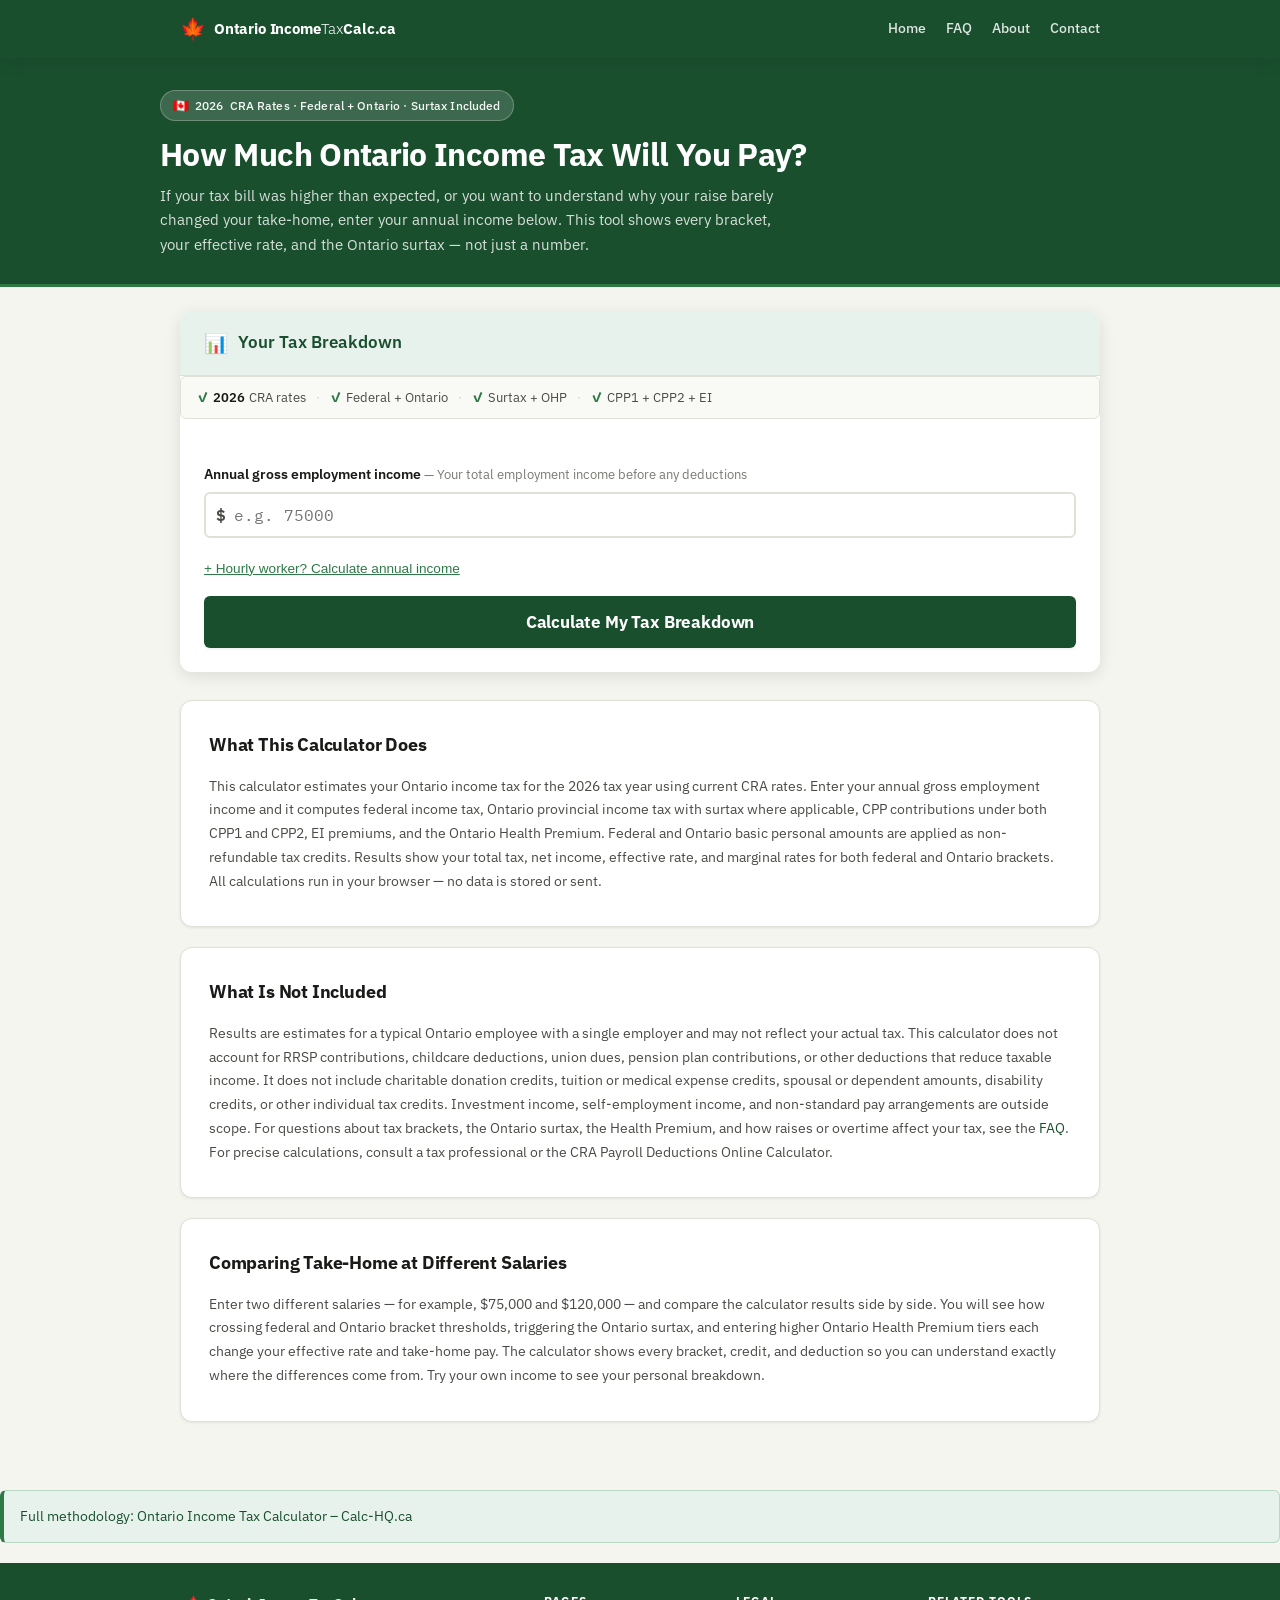
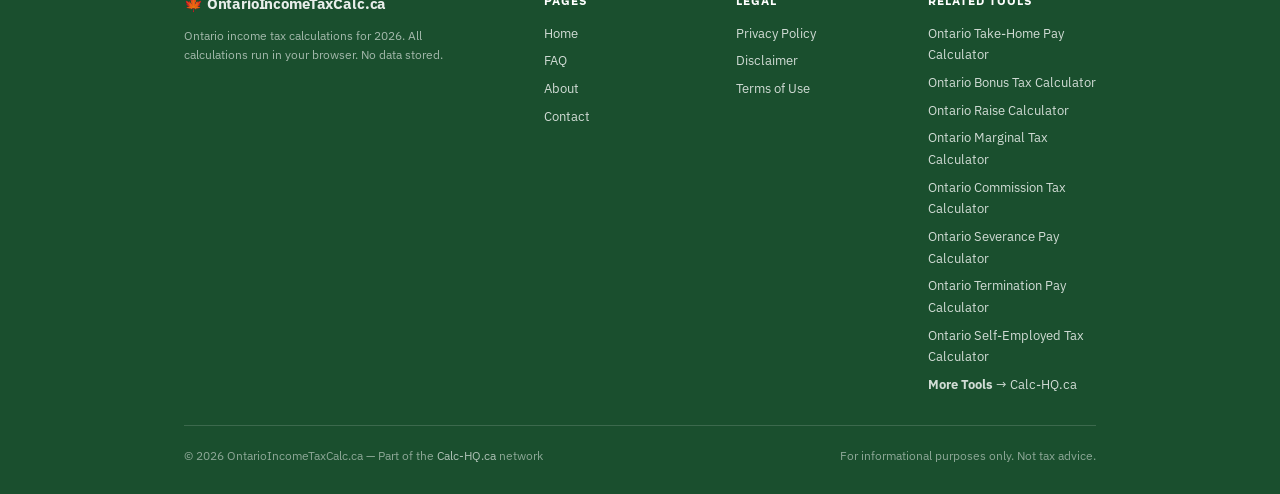
<file: repos/ontarioincometaxcalc/index.html>
<!DOCTYPE html>
<html lang="en-CA">
<head>
  <meta charset="UTF-8" />
  <meta name="viewport" content="width=device-width, initial-scale=1.0" />
  <meta name="google-site-verification" content="RMsQumI_X0-DvafVOO8t2wZmJOihsM2DAuD1zy-qwcY" />
  <title id="page-title">Ontario Income Tax Calculator 2026 — Federal + Ontario Breakdown | OntarioIncomeTaxCalc.ca</title>
  <meta name="description" content="Understand exactly how your Ontario income tax is calculated. See every federal and Ontario bracket, your effective vs marginal rate, surtax, and Ontario Health Premium — all from 2026 CRA rates." />
  <link rel="canonical" href="https://ontarioincometaxcalc.ca/" />
  <link rel="icon" href="data:image/svg+xml,<svg xmlns='http://www.w3.org/2000/svg' viewBox='0 0 100 100'><text y='.9em' font-size='90'>🍁</text></svg>" />
  <link rel="stylesheet" href="css/style.css?v=ALIGN2" />

  <script type="application/ld+json">
  {
    "@context": "https://schema.org",
    "@type": "WebApplication",
    "name": "Ontario Income Tax Calculator",
    "url": "https://ontarioincometaxcalc.ca",
    "description": "Bracket-by-bracket Ontario and federal income tax calculator. Shows effective vs marginal rate, Ontario surtax, OHP, CPP, and EI — all from current CRA rates.",
    "applicationCategory": "FinanceApplication",
    "operatingSystem": "Any",
    "browserRequirements": "Requires JavaScript",
    "offers": { "@type": "Offer", "price": "0", "priceCurrency": "CAD" },
    "creator": { "@type": "Organization", "name": "OntarioIncomeTaxCalc.ca", "url": "https://ontarioincometaxcalc.ca" }
  }
  </script>

  <script async src="https://pagead2.googlesyndication.com/pagead/js/adsbygoogle.js?client=ca-pub-7744853829365165" crossorigin="anonymous"></script>
</head>
<body>

<!-- ── Site Header ── -->
<header class="site-header">
  <div class="header-inner">
    <a href="index.html" class="site-logo">
      <span class="logo-maple">🍁</span>
      <span class="logo-text">Ontario Income<span>Tax</span>Calc.ca</span>
    </a>
    <nav class="site-nav" aria-label="Main navigation">
      <a href="index.html">Home</a>
      <a href="faq.html">FAQ</a>
      <a href="about.html">About</a>
      <a href="contact.html">Contact</a>
    </nav>
    <button class="hamburger" aria-label="Menu" aria-expanded="false">
      <span></span><span></span><span></span>
    </button>
  </div>
</header>

<!-- Mobile nav overlay -->
<div class="mobile-nav-overlay" id="mobile-overlay"></div>
<nav class="mobile-nav" id="mobile-nav">
  <a href="index.html">Home</a>
  <a href="faq.html">FAQ</a>
  <a href="about.html">About</a>
  <a href="contact.html">Contact</a>
</nav>

<!-- ── Hero ── -->
<section class="hero">
  <div class="hero-inner">
    <div class="hero-badge" id="hero-badge">🇨🇦 <span id="hero-year"></span> CRA Rates · Federal + Ontario · Surtax Included</div>
    <h1>How Much Ontario Income Tax Will You Pay?</h1>
    <p id="hero-preamble">If your tax bill was higher than expected, or you want to understand why your raise barely changed your take-home, enter your annual income below. This tool shows every bracket, your effective rate, and the Ontario surtax — not just a number.</p>
  </div>
</section>

<!-- ── Main Content ── -->
<main class="main-content">

  <!-- ── Section 1: Hero Calculator ── -->
  <div class="calc-card" id="calculator">
    <div class="calc-header">
      <span class="calc-icon">📊</span>
      <h2>Your Tax Breakdown</h2>
    </div>

    <div class="trust-strip">
      <span class="ts-item"><span>✓</span> <strong id="trust-year"></strong> CRA rates</span>
      <span class="ts-sep">·</span>
      <span class="ts-item"><span>✓</span> Federal + Ontario</span>
      <span class="ts-sep">·</span>
      <span class="ts-item"><span>✓</span> Surtax + OHP</span>
      <span class="ts-sep">·</span>
      <span class="ts-item"><span>✓</span> CPP1 + CPP2 + EI</span>
    </div>

    <div class="calc-body">
      <div class="input-group">
        <label for="income-input">
          Annual gross employment income
          <span class="label-sub"> — Your total employment income before any deductions</span>
        </label>
        <div class="input-wrap input-wrap-dollar">
          <span class="input-prefix">$</span>
          <input
            type="number"
            id="income-input"
            placeholder="e.g. 75000"
            min="0"
            max="9999999"
            step="1000"
            aria-label="Annual gross employment income"
          />
        </div>
      </div>

      <div class="input-options">
        <button class="btn-link" id="toggle-hourly" type="button" onclick="toggleHourly()">+ Hourly worker? Calculate annual income</button>
        <div id="hourly-panel" class="hourly-panel" style="display:none;">
          <div class="hourly-row">
            <div class="input-group-sm">
              <label for="hourly-rate">Hourly rate ($)</label>
              <input type="number" id="hourly-rate" placeholder="e.g. 22" min="0" step="0.01" />
            </div>
            <div class="input-group-sm">
              <label for="hours-week">Hours/week</label>
              <input type="number" id="hours-week" placeholder="e.g. 40" min="0" max="168" />
            </div>
            <div class="input-group-sm">
              <label for="weeks-year">Weeks/year</label>
              <input type="number" id="weeks-year" placeholder="e.g. 52" min="0" max="52" value="52" />
            </div>
            <button class="btn-sm" type="button" onclick="applyHourly()">Apply</button>
          </div>
        </div>
      </div>

      <button class="btn-calculate" id="btn-calculate" onclick="runTaxCalc()">
        Calculate My Tax Breakdown
      </button>

      <!-- ── Section 2: Primary Result Card ── -->
      <div id="results-section" class="results-section" aria-live="polite" style="display:none;">
        <div class="results-divider"></div>
        <div class="results-label" id="results-label">Your <span class="res-year"></span> Ontario Tax Estimate</div>

        <div class="results-primary" id="results-primary"></div>

        <div class="rates-row" id="rates-row"></div>

        <div class="results-note">
          ⚠️ Estimate only. Uses <span class="res-year"></span> CRA rates for Ontario employment income. Does not account for RRSP contributions, other credits, or investment income.
          <a href="https://www.canada.ca/en/services/taxes/income-tax/personal-income-tax/get-ready-taxes.html" target="_blank" rel="noopener noreferrer">File officially at canada.ca →</a>
        </div>
      </div>
    </div>
  </div>

  <!-- Ad unit -->
  <div class="ad-unit ad-inactive" aria-hidden="true">
    <ins class="adsbygoogle"
         data-ad-client="ca-pub-7744853829365165"
         data-ad-format="auto"
         data-full-width-responsive="true"></ins>
  </div>

  <!-- Hidden JS targets (calculator script writes to these IDs) -->
  <div style="display:none">
    <div id="bracket-tables-container"></div>
    <div id="marginal-effective-content"></div>
    <span id="surtax-income-approx"></span>
    <span id="rate-change-note"></span>
    <span id="surtax-faq-income"></span>
    <span id="last-updated"></span>
    <div id="example-60k-table"></div>
    <div id="example-110k-table"></div>
    <div id="example-185k-table"></div>
  </div>

  <!-- What This Calculator Does -->
  <div class="authority-section">
    <h2>What This Calculator Does</h2>
    <p>This calculator estimates your Ontario income tax for the 2026 tax year using current CRA rates. Enter your annual gross employment income and it computes federal income tax, Ontario provincial income tax with surtax where applicable, CPP contributions under both CPP1 and CPP2, EI premiums, and the Ontario Health Premium. Federal and Ontario basic personal amounts are applied as non-refundable tax credits. Results show your total tax, net income, effective rate, and marginal rates for both federal and Ontario brackets. All calculations run in your browser — no data is stored or sent.</p>
  </div>

  <!-- What Is Not Included -->
  <div class="authority-section">
    <h2>What Is Not Included</h2>
    <p>Results are estimates for a typical Ontario employee with a single employer and may not reflect your actual tax. This calculator does not account for RRSP contributions, childcare deductions, union dues, pension plan contributions, or other deductions that reduce taxable income. It does not include charitable donation credits, tuition or medical expense credits, spousal or dependent amounts, disability credits, or other individual tax credits. Investment income, self-employment income, and non-standard pay arrangements are outside scope. For questions about tax brackets, the Ontario surtax, the Health Premium, and how raises or overtime affect your tax, see the <a href="faq.html">FAQ</a>. For precise calculations, consult a tax professional or the CRA Payroll Deductions Online Calculator.</p>
  </div>

  <!-- Example -->
  <div class="authority-section">
    <h2>Comparing Take-Home at Different Salaries</h2>
    <p>Enter two different salaries — for example, $75,000 and $120,000 — and compare the calculator results side by side. You will see how crossing federal and Ontario bracket thresholds, triggering the Ontario surtax, and entering higher Ontario Health Premium tiers each change your effective rate and take-home pay. The calculator shows every bracket, credit, and deduction so you can understand exactly where the differences come from. Try your own income to see your personal breakdown.</p>
  </div>

  <!-- Ad unit -->
  <div class="ad-unit ad-inactive" aria-hidden="true">
    <ins class="adsbygoogle"
         data-ad-client="ca-pub-7744853829365165"
         data-ad-format="auto"
         data-full-width-responsive="true"></ins>
  </div>

</main>

<div class="info-box">
  <a href="https://calc-hq.ca/methodology/ontario-income-tax/">Full methodology: Ontario Income Tax Calculator – Calc-HQ.ca</a>
</div>

<!-- ── Footer ── -->
<footer class="site-footer">
  <div class="container">
    <div class="footer-grid">
      <div class="footer-brand">
        <div class="logo">🍁 OntarioIncomeTaxCalc.ca</div>
        <p>Ontario income tax calculations for 2026. All calculations run in your browser. No data stored.</p>
      </div>
      <div class="footer-col">
        <h4>PAGES</h4>
        <a href="index.html">Home</a>
        <a href="faq.html">FAQ</a>
        <a href="about.html">About</a>
        <a href="contact.html">Contact</a>
      </div>
      <div class="footer-col">
        <h4>LEGAL</h4>
        <a href="privacy-policy.html">Privacy Policy</a>
        <a href="disclaimer.html">Disclaimer</a>
        <a href="terms.html">Terms of Use</a>
      </div>
      <div class="footer-col">
        <h4>RELATED TOOLS</h4>
        <div id="related-tools"></div>
        <a href="https://calc-hq.ca/" class="more-tools-link" rel="noopener"><strong>More Tools</strong> → Calc-HQ.ca</a>
      </div>
    </div>
    <div class="footer-bottom">
      <span>© 2026 OntarioIncomeTaxCalc.ca — Part of the <a href="https://calc-hq.ca/" rel="noopener">Calc-HQ.ca</a> network</span>
      <span>For informational purposes only. Not tax advice.</span>
    </div>
  </div>
</footer>

<!-- ── Scripts: config MUST load before calculator ── -->
<script src="js/config.js"></script>
<script src="js/calculator.js"></script>
<script src="js/ads.js"></script>
<script src="js/network.js"></script>

<script>
(function() {
  var hamburger = document.querySelector('.hamburger');
  var mobileNav = document.getElementById('mobile-nav');
  var overlay = document.getElementById('mobile-overlay');
  function toggleMenu() {
    var isOpen = hamburger.classList.toggle('active');
    mobileNav.classList.toggle('active', isOpen);
    overlay.classList.toggle('active', isOpen);
    hamburger.setAttribute('aria-expanded', String(isOpen));
    document.body.style.overflow = isOpen ? 'hidden' : '';
  }
  function closeMenu() {
    hamburger.classList.remove('active');
    mobileNav.classList.remove('active');
    overlay.classList.remove('active');
    hamburger.setAttribute('aria-expanded', 'false');
    document.body.style.overflow = '';
  }
  if (hamburger) hamburger.addEventListener('click', toggleMenu);
  if (overlay) overlay.addEventListener('click', closeMenu);
  if (mobileNav) mobileNav.querySelectorAll('a').forEach(function(a) { a.addEventListener('click', closeMenu); });
})();
</script>

<script>
(function () {
  "use strict";

  // ── Boot: populate config-sourced display values ───────────────────────────
  var C = TAX_CONFIG;

  // Set year in all year placeholders
  document.querySelectorAll("#hero-year, #trust-year, .res-year, .res-year-static").forEach(function(el) {
    el.textContent = C.taxYear;
  });
  document.getElementById("last-updated").textContent = C.lastUpdated;

  // Rate change note
  document.getElementById("rate-change-note").textContent = C.yearChangeNote;

  // Surtax income approximation (rough: threshold1 / ontario bracket1 rate + ontario BPA)
  // At basicOntarioTax = threshold1, approximate income ~$90k
  var surtaxApproxIncome = "~90,000";
  document.getElementById("surtax-income-approx").textContent = surtaxApproxIncome;
  if (document.getElementById("surtax-faq-income")) {
    document.getElementById("surtax-faq-income").textContent = surtaxApproxIncome;
  }

  // Populate .config-val elements
  var configVals = {
    surtaxThreshold1: fmtDollar(C.ontario.surtax.threshold1),
    surtaxThreshold2: fmtDollar(C.ontario.surtax.threshold2),
    ohpMax: fmtDollar(900),
    federalBPA: fmtDollar(C.federal.bpa),
    federalBPACredit: fmtDollar(Math.round(C.federal.bpa * C.federal.creditRate * 100) / 100),
    federalBPABase: fmtDollar(C.federal.bpaBase),
    federalCreditRate: (C.federal.creditRate * 100).toFixed(1) + "%",
    ontarioBPA: fmtDollar(C.ontario.bpa),
    ontarioBPACredit: fmtDollar(Math.round(C.ontario.bpa * C.ontario.creditRate * 100) / 100),
    ontarioCreditRate: (C.ontario.creditRate * 100).toFixed(2) + "%",
    bpaPhaseoutStart: fmtDollar(C.federal.bpaPhaseoutStart),
    bpaPhaseoutEnd: fmtDollar(C.federal.bpaPhaseoutEnd),
    cpp1Max: fmtDollar(C.cpp.maxContribution1),
    cpp2Max: fmtDollar(C.cpp.maxContribution2),
    cpp1Rate: (C.cpp.rate1 * 100).toFixed(2) + "%",
    cpp2Rate: (C.cpp.rate2 * 100).toFixed(2) + "%",
    ympe: fmtDollar(C.cpp.ympe),
    yampe: fmtDollar(C.cpp.yampe),
    eiMax: fmtDollar(C.ei.maxPremium),
    eiMaxEarnings: fmtDollar(C.ei.maxInsurableEarnings),
    eiRate: (C.ei.rate * 100).toFixed(2) + "%",
    taxYear: String(C.taxYear),
    fedBracket2Min: fmtDollar(C.federal.brackets[1].min),
    fedBracket2Rate: (C.federal.brackets[1].rate * 100).toFixed(1) + "%",
    fedBracket3Label: fmtDollar(C.federal.brackets[2].min) + " – " + fmtDollar(C.federal.brackets[3].min),
    fedBracket4Min: fmtDollar(C.federal.brackets[3].min),
    crossoverAmount: fmtDollar(65000 - C.federal.brackets[1].min),
    ohpAt185k: fmtDollar(750),
    ohpMax2: fmtDollar(900)
  };

  document.querySelectorAll(".config-val").forEach(function(el) {
    var key = el.getAttribute("data-key");
    if (configVals[key] !== undefined) el.textContent = configVals[key];
  });

  // Pre-render example calculations
  renderExample("example-60k-table", OntarioTaxCalc.calculate(60000));
  renderExample("example-110k-table", OntarioTaxCalc.calculate(110000));
  renderExample("example-185k-table", OntarioTaxCalc.calculate(185000));

  // ── Hourly toggle ──────────────────────────────────────────────────────────
  window.toggleHourly = function() {
    var p = document.getElementById("hourly-panel");
    p.style.display = p.style.display === "none" ? "block" : "none";
  };

  window.applyHourly = function() {
    var rate = parseFloat(document.getElementById("hourly-rate").value);
    var hrs = parseFloat(document.getElementById("hours-week").value);
    var wks = parseFloat(document.getElementById("weeks-year").value) || 52;
    if (!isNaN(rate) && !isNaN(hrs)) {
      document.getElementById("income-input").value = Math.round(rate * hrs * wks);
      document.getElementById("hourly-panel").style.display = "none";
    }
  };

  // ── Main Calculator ────────────────────────────────────────────────────────
  window.runTaxCalc = function() {
    var raw = document.getElementById("income-input").value;
    var income = parseFloat(raw);
    if (isNaN(income) || income < 0) {
      alert("Please enter a valid annual income.");
      document.getElementById("income-input").focus();
      return;
    }

    var r = OntarioTaxCalc.calculate(income);
    if (r.error) {
      alert("Could not calculate tax. Please check your income amount.");
      return;
    }

    renderPrimaryResults(r);
    renderBracketTables(r);
    renderMarginalEffective(r);

    var section = document.getElementById("results-section");
    section.style.display = "block";
    section.scrollIntoView({ behavior: "smooth", block: "nearest" });
  };

  document.getElementById("income-input").addEventListener("keydown", function(e) {
    if (e.key === "Enter") window.runTaxCalc();
  });

  // ── Primary Results ────────────────────────────────────────────────────────
  function renderPrimaryResults(r) {
    var primary = document.getElementById("results-primary");
    var ratesRow = document.getElementById("rates-row");

    // Update year labels
    document.querySelectorAll(".res-year").forEach(function(el) { el.textContent = C.taxYear; });

    var rows = [
      { label: "Federal Income Tax", value: r.fmt(r.federalTax), sub: "Marginal: " + (r.marginalFederalRate * 100).toFixed(1) + "%" },
      { label: "Ontario Provincial Tax", value: r.fmt(r.basicOntarioTax), sub: "Before surtax" },
      { label: "Ontario Surtax", value: r.fmt(r.surtax), sub: r.surtaxApplies ? "Applied — see Section 5" : "Not applicable at this income", highlight: r.surtaxApplies },
      { label: "Ontario Health Premium", value: r.fmt(r.ohp), sub: "Filed at tax time" },
      { label: "Total Ontario Tax", value: r.fmt(r.totalOntarioTax), sub: "Provincial + Surtax + OHP", bold: true },
      { label: "CPP1", value: r.fmt(r.cpp1), sub: "Employee share" },
      { label: "CPP2", value: r.fmt(r.cpp2), sub: r.cpp2 > 0 ? "No tax credit generated" : "Not applicable (income ≤ YMPE)" },
      { label: "EI Premium", value: r.fmt(r.ei), sub: "Employee share" },
      { label: "Total Deductions", value: r.fmt(r.totalDeductions), bold: true },
      { label: "Estimated Net Income", value: r.fmt(r.netIncome), bold: true, highlight: true }
    ];

    primary.innerHTML = rows.map(function(row) {
      return '<div class="result-row' + (row.bold ? " result-bold" : "") + (row.highlight ? " result-highlight" : "") + '">' +
        '<span class="rr-label">' + row.label + '</span>' +
        '<span class="rr-right"><span class="rr-value">' + row.value + '</span>' +
        (row.sub ? '<span class="rr-sub">' + escHtml(row.sub) + '</span>' : '') +
        '</span></div>';
    }).join("");

    ratesRow.innerHTML =
      '<div class="rate-block">' +
        '<div class="rate-label">Effective Tax Rate</div>' +
        '<div class="rate-value">' + r.effectiveRate.toFixed(2) + '%</div>' +
        '<div class="rate-sub">(Federal + Ontario) ÷ gross income</div>' +
      '</div>' +
      '<div class="rate-block">' +
        '<div class="rate-label">Marginal Federal Rate</div>' +
        '<div class="rate-value">' + (r.marginalFederalRate * 100).toFixed(1) + '%</div>' +
        '<div class="rate-sub">Rate on next dollar earned</div>' +
      '</div>' +
      '<div class="rate-block">' +
        '<div class="rate-label">Marginal Ontario Rate</div>' +
        '<div class="rate-value">' + (r.marginalOntarioRate * 100).toFixed(1) + '%</div>' +
        '<div class="rate-sub">Rate on next dollar earned</div>' +
      '</div>';
  }

  // ── Bracket Breakdown Tables ───────────────────────────────────────────────
  function renderBracketTables(r) {
    var container = document.getElementById("bracket-tables-container");

    var fedBPALine = '<tr class="bpa-row"><td colspan="3">Federal BPA credit</td><td>−' + r.fmt(r.federalBPACredit) + '</td><td></td></tr>';
    var fedCPPLine = '<tr class="bpa-row"><td colspan="3">CPP1 credit</td><td>−' + r.fmt(r.federalCPPBaseCredit) + '</td><td></td></tr>';
    var fedEILine  = '<tr class="bpa-row"><td colspan="3">EI credit</td><td>−' + r.fmt(r.federalEICredit) + '</td><td></td></tr>';

    var onBPALine  = '<tr class="bpa-row"><td colspan="3">Ontario BPA credit</td><td>−' + r.fmt(r.ontarioBPACredit) + '</td><td></td></tr>';
    var onCPPLine  = '<tr class="bpa-row"><td colspan="3">CPP1 credit</td><td>−' + r.fmt(r.ontarioCPPBaseCredit) + '</td><td></td></tr>';
    var onEILine   = '<tr class="bpa-row"><td colspan="3">EI credit</td><td>−' + r.fmt(r.ontarioEICredit) + '</td><td></td></tr>';

    container.innerHTML =
      '<h3>Federal Brackets — Taxable income: ' + r.fmt(r.taxableIncome) + '</h3>' +
      bracketTable(r.federalBracketRows) +
      '<table class="bracket-tbl">' +
        '<tbody>' + fedBPALine + fedCPPLine + fedEILine +
        '<tr class="total-row"><td colspan="3"><strong>Federal Tax After Credits</strong></td><td colspan="2"><strong>' + r.fmt(r.federalTax) + '</strong></td></tr>' +
        '</tbody></table>' +

      '<h3 style="margin-top:2rem;">Ontario Brackets — Taxable income: ' + r.fmt(r.taxableIncome) + '</h3>' +
      bracketTable(r.ontarioBracketRows) +
      '<table class="bracket-tbl">' +
        '<tbody>' + onBPALine + onCPPLine + onEILine +
        '<tr class="total-row"><td colspan="3"><strong>Basic Ontario Tax</strong></td><td colspan="2"><strong>' + r.fmt(r.basicOntarioTax) + '</strong></td></tr>' +
        (r.surtaxApplies ? '<tr class="surtax-row"><td colspan="3">+ Ontario Surtax</td><td colspan="2">+ ' + r.fmt(r.surtax) + '</td></tr>' : '<tr class="surtax-na-row"><td colspan="3">Ontario Surtax</td><td colspan="2">$0.00 — not applicable</td></tr>') +
        '<tr class="total-row"><td colspan="3"><strong>Total Ontario Tax</strong></td><td colspan="2"><strong>' + r.fmt(r.totalOntarioTax) + '</strong></td></tr>' +
        '</tbody></table>';
  }

  function bracketTable(rows) {
    var head = '<thead><tr><th>Bracket</th><th>Rate</th><th>Income in bracket</th><th>Tax</th><th>Running total</th></tr></thead>';
    var body = rows.map(function(b) {
      var bracketLabel = fmtDollar(b.min) + " – " + (b.max === Infinity ? "above" : fmtDollar(b.max));
      var active = b.incomeInBracket > 0;
      return '<tr class="' + (active ? "bracket-active" : "bracket-inactive") + '">' +
        '<td>' + bracketLabel + '</td>' +
        '<td>' + (b.rate * 100).toFixed(2) + '%</td>' +
        '<td>' + (active ? fmtDollar(b.incomeInBracket) : '—') + '</td>' +
        '<td>' + (active ? fmtDollar(b.taxInBracket) : '$0.00') + '</td>' +
        '<td>' + fmtDollar(b.cumulative) + '</td>' +
        '</tr>';
    }).join("");
    return '<div class="bracket-scroll"><table class="bracket-tbl">' + head + '<tbody>' + body + '</tbody></table></div>';
  }

  // ── Marginal vs Effective Section ──────────────────────────────────────────
  function renderMarginalEffective(r) {
    var el = document.getElementById("marginal-effective-content");
    var income = r.grossIncome;
    el.innerHTML =
      '<p>At <strong>' + r.fmt(income) + '</strong> annual income:</p>' +
      '<ul>' +
        '<li>Your <strong>effective tax rate</strong> is <strong>' + r.effectiveRate.toFixed(2) + '%</strong> — this is the percentage of your total income that goes to combined federal and Ontario tax.</li>' +
        '<li>Your <strong>marginal federal rate</strong> is <strong>' + (r.marginalFederalRate * 100).toFixed(1) + '%</strong> — only income above ' + fmtDollar(C.federal.brackets.filter(function(b){return b.rate===r.marginalFederalRate;})[0].min) + ' is taxed at this rate.</li>' +
        '<li>Your <strong>marginal Ontario rate</strong> is <strong>' + (r.marginalOntarioRate * 100).toFixed(1) + '%</strong> — only income above ' + fmtDollar(C.ontario.brackets.filter(function(b){return b.rate===r.marginalOntarioRate;})[0].min) + ' is taxed at this rate.</li>' +
      '</ul>' +
      '<p>If your income increased by ' + r.fmt(r.raiseAmount) + ':' +
        '<ul>' +
          '<li>Additional federal tax: <strong>' + r.fmt(r.marginalFedIncrease) + '</strong> (' + (r.marginalFederalRate * 100).toFixed(1) + '%)</li>' +
          '<li>Additional Ontario tax: <strong>' + r.fmt(r.marginalOnIncrease) + '</strong> (' + (r.marginalOntarioRate * 100).toFixed(1) + '%)</li>' +
          '<li>Total additional tax: <strong>' + r.fmt(r.marginalTotal) + '</strong> on a ' + r.fmt(r.raiseAmount) + ' raise</li>' +
          '<li>Your take-home from the raise: <strong>' + r.fmt(r.raiseAmount - r.marginalTotal) + '</strong></li>' +
        '</ul>' +
      '</p>' +
      '<p class="marginal-note">Your entire salary is <em>not</em> taxed at your marginal rate. Only the portion above the bracket threshold is.</p>';
  }

  // ── Example Tables ────────────────────────────────────────────────────────
  function renderExample(containerId, r) {
    var el = document.getElementById(containerId);
    if (!el || !r || r.error) return;
    el.innerHTML =
      '<div class="example-summary">' +
        '<div class="ex-row"><span>Gross income</span><span>' + r.fmt(r.grossIncome) + '</span></div>' +
        '<div class="ex-row"><span>Federal tax</span><span>' + r.fmt(r.federalTax) + '</span></div>' +
        '<div class="ex-row"><span>Ontario tax (basic)</span><span>' + r.fmt(r.basicOntarioTax) + '</span></div>' +
        '<div class="ex-row"><span>Ontario surtax</span><span>' + r.fmt(r.surtax) + (r.surtaxApplies ? "" : " <em>(not applicable)</em>") + '</span></div>' +
        '<div class="ex-row"><span>Ontario Health Premium</span><span>' + r.fmt(r.ohp) + '</span></div>' +
        '<div class="ex-row"><span>CPP1</span><span>' + r.fmt(r.cpp1) + '</span></div>' +
        '<div class="ex-row"><span>CPP2</span><span>' + r.fmt(r.cpp2) + (r.cpp2 === 0 ? " <em>(income ≤ YMPE)</em>" : " <em>(no tax credit)</em>") + '</span></div>' +
        '<div class="ex-row"><span>EI</span><span>' + r.fmt(r.ei) + '</span></div>' +
        '<div class="ex-row ex-total"><span>Total deductions</span><span>' + r.fmt(r.totalDeductions) + '</span></div>' +
        '<div class="ex-row ex-net"><span>Net income</span><span>' + r.fmt(r.netIncome) + '</span></div>' +
        '<div class="ex-row"><span>Effective tax rate</span><span>' + r.effectiveRate.toFixed(2) + '%</span></div>' +
        '<div class="ex-row"><span>Marginal federal rate</span><span>' + (r.marginalFederalRate * 100).toFixed(1) + '%</span></div>' +
        '<div class="ex-row"><span>Marginal Ontario rate</span><span>' + (r.marginalOntarioRate * 100).toFixed(1) + '%</span></div>' +
      '</div>';
  }

  // ── Helpers ────────────────────────────────────────────────────────────────
  function fmtDollar(n) {
    if (n === Infinity) return "∞";
    return "$" + n.toFixed(0).replace(/\B(?=(\d{3})+(?!\d))/g, ",");
  }

  function escHtml(s) {
    return String(s).replace(/&/g,"&amp;").replace(/</g,"&lt;").replace(/>/g,"&gt;");
  }

})();
</script>

</body>
</html>
</file>
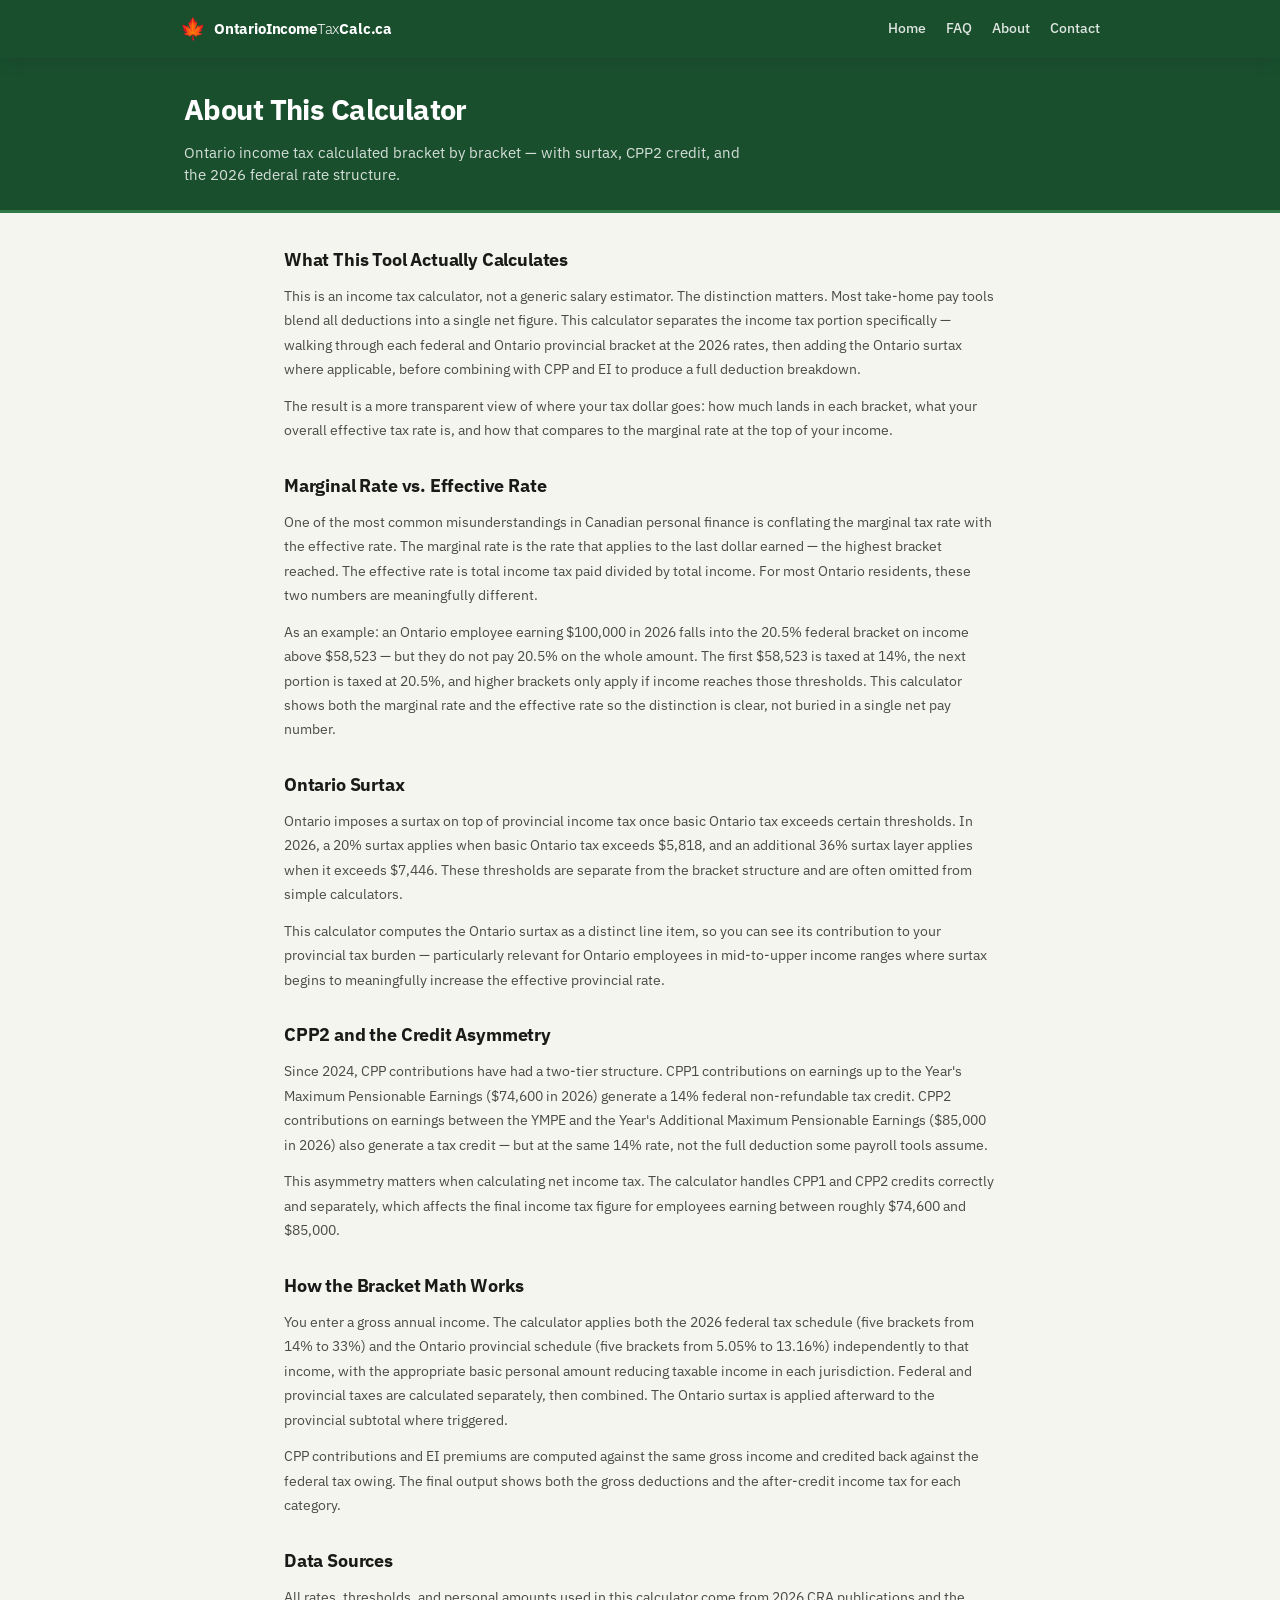
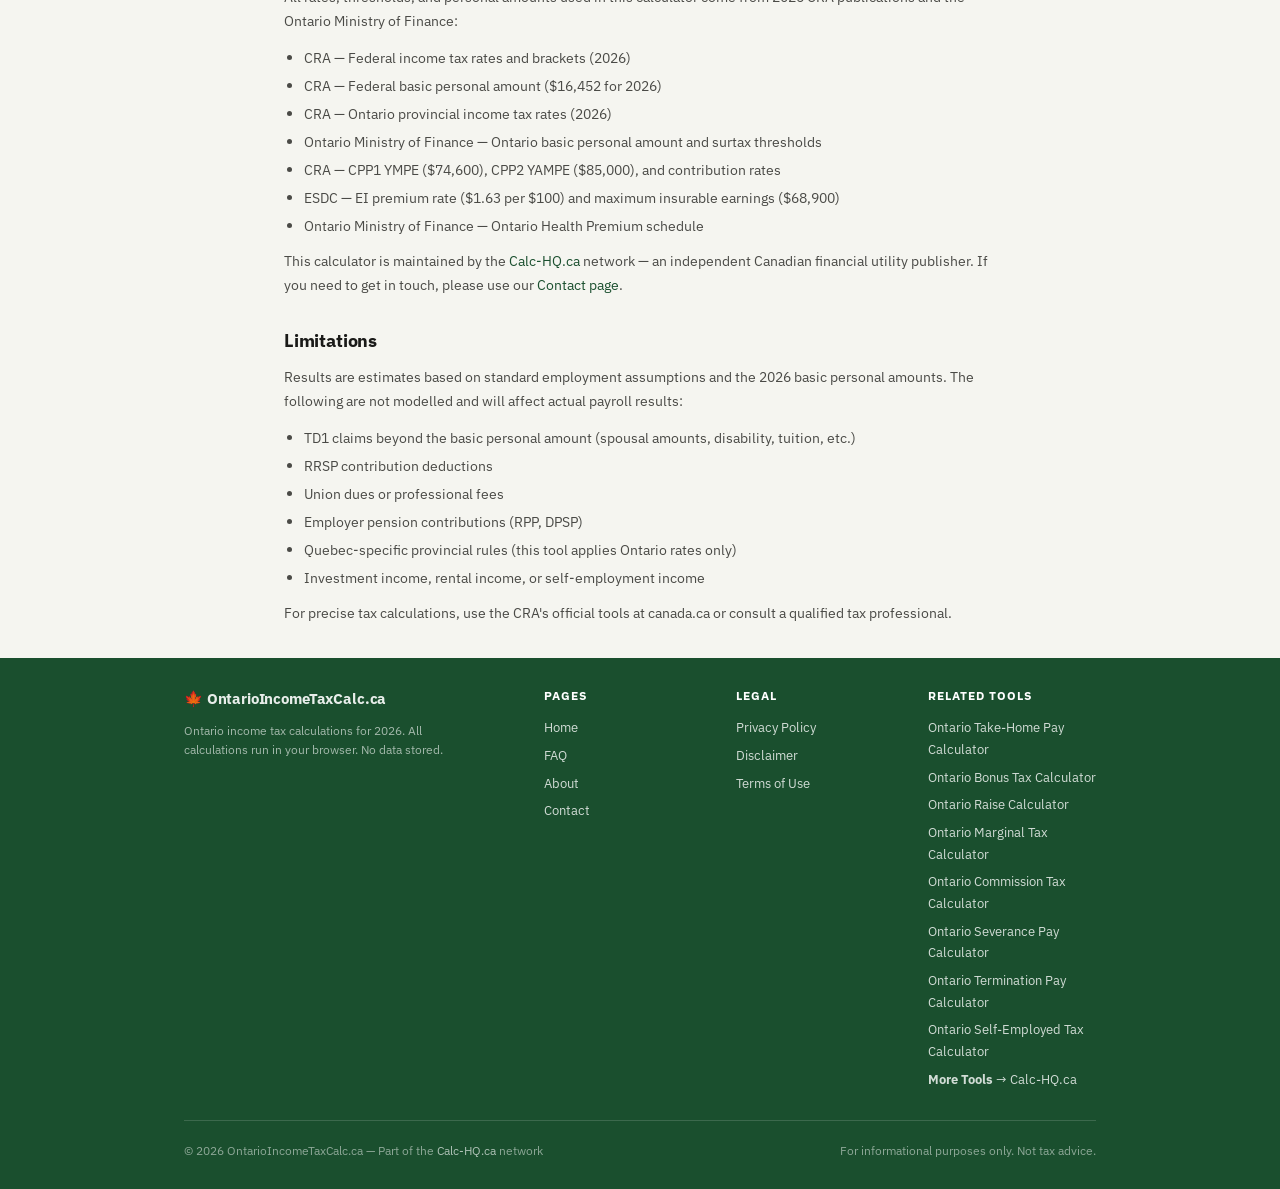
<file: repos/ontarioincometaxcalc/about.html>
<!DOCTYPE html>
<html lang="en-CA">
<head>
  <meta charset="UTF-8">
  <meta name="viewport" content="width=device-width, initial-scale=1.0">
  <title>About | Ontario Income Tax Calculator</title>
  <meta name="description" content="About Ontario Income Tax Calculator — bracket-by-bracket Ontario and federal income tax calculation, Ontario surtax methodology, marginal vs. effective rate explanation, and CPP2 credit treatment for 2026.">
  <link rel="canonical" href="https://ontarioincometaxcalc.ca/about.html">
  <link rel="stylesheet" href="css/style.css?v=ALIGN2">
  <script async src="https://pagead2.googlesyndication.com/pagead/js/adsbygoogle.js?client=ca-pub-7744853829365165" crossorigin="anonymous"></script>
  <script type="application/ld+json">
  {
    "@context": "https://schema.org",
    "@type": "WebPage",
    "name": "About | Ontario Income Tax Calculator",
    "url": "https://ontarioincometaxcalc.ca/about.html",
    "description": "About Ontario Income Tax Calculator — bracket-by-bracket Ontario and federal tax calculation with Ontario surtax, marginal vs. effective rate breakdown, and 2026 CRA rates.",
    "isPartOf": {
      "@type": "WebSite",
        "name": "Ontario Income Tax Calculator",
      "url": "https://ontarioincometaxcalc.ca/"
    }
  }
  </script>
</head>
<body>

<header class="site-header">
  <div class="header-inner">
    <a href="index.html" class="site-logo">
      <span class="logo-maple">🍁</span>
      <span class="logo-text">OntarioIncome<span>Tax</span>Calc.ca</span>
    </a>
    <nav class="site-nav" aria-label="Main navigation">
      <a href="index.html">Home</a>
      <a href="faq.html">FAQ</a>
      <a href="about.html">About</a>
      <a href="contact.html">Contact</a>
    </nav>
    <button class="hamburger" aria-label="Menu" aria-expanded="false">
      <span></span><span></span><span></span>
    </button>
  </div>
</header>

<!-- Mobile nav overlay -->
<div class="mobile-nav-overlay" id="mobile-overlay"></div>
<nav class="mobile-nav" id="mobile-nav">
  <a href="index.html">Home</a>
  <a href="faq.html">FAQ</a>
  <a href="about.html">About</a>
  <a href="contact.html">Contact</a>
</nav>

<section class="page-hero">
  <div class="container">
    <h1>About This Calculator</h1>
    <p>Ontario income tax calculated bracket by bracket — with surtax, CPP2 credit, and the 2026 federal rate structure.</p>
  </div>
</section>

<div class="page-body">

  <h2>What This Tool Actually Calculates</h2>
  <p>This is an income tax calculator, not a generic salary estimator. The distinction matters. Most take-home pay tools blend all deductions into a single net figure. This calculator separates the income tax portion specifically — walking through each federal and Ontario provincial bracket at the 2026 rates, then adding the Ontario surtax where applicable, before combining with CPP and EI to produce a full deduction breakdown.</p>
  <p>The result is a more transparent view of where your tax dollar goes: how much lands in each bracket, what your overall effective tax rate is, and how that compares to the marginal rate at the top of your income.</p>

  <h2>Marginal Rate vs. Effective Rate</h2>
  <p>One of the most common misunderstandings in Canadian personal finance is conflating the marginal tax rate with the effective rate. The marginal rate is the rate that applies to the last dollar earned — the highest bracket reached. The effective rate is total income tax paid divided by total income. For most Ontario residents, these two numbers are meaningfully different.</p>
  <p>As an example: an Ontario employee earning $100,000 in 2026 falls into the 20.5% federal bracket on income above $58,523 — but they do not pay 20.5% on the whole amount. The first $58,523 is taxed at 14%, the next portion is taxed at 20.5%, and higher brackets only apply if income reaches those thresholds. This calculator shows both the marginal rate and the effective rate so the distinction is clear, not buried in a single net pay number.</p>

  <h2>Ontario Surtax</h2>
  <p>Ontario imposes a surtax on top of provincial income tax once basic Ontario tax exceeds certain thresholds. In 2026, a 20% surtax applies when basic Ontario tax exceeds $5,818, and an additional 36% surtax layer applies when it exceeds $7,446. These thresholds are separate from the bracket structure and are often omitted from simple calculators.</p>
  <p>This calculator computes the Ontario surtax as a distinct line item, so you can see its contribution to your provincial tax burden — particularly relevant for Ontario employees in mid-to-upper income ranges where surtax begins to meaningfully increase the effective provincial rate.</p>

  <h2>CPP2 and the Credit Asymmetry</h2>
  <p>Since 2024, CPP contributions have had a two-tier structure. CPP1 contributions on earnings up to the Year's Maximum Pensionable Earnings ($74,600 in 2026) generate a 14% federal non-refundable tax credit. CPP2 contributions on earnings between the YMPE and the Year's Additional Maximum Pensionable Earnings ($85,000 in 2026) also generate a tax credit — but at the same 14% rate, not the full deduction some payroll tools assume.</p>
  <p>This asymmetry matters when calculating net income tax. The calculator handles CPP1 and CPP2 credits correctly and separately, which affects the final income tax figure for employees earning between roughly $74,600 and $85,000.</p>

  <h2>How the Bracket Math Works</h2>
  <p>You enter a gross annual income. The calculator applies both the 2026 federal tax schedule (five brackets from 14% to 33%) and the Ontario provincial schedule (five brackets from 5.05% to 13.16%) independently to that income, with the appropriate basic personal amount reducing taxable income in each jurisdiction. Federal and provincial taxes are calculated separately, then combined. The Ontario surtax is applied afterward to the provincial subtotal where triggered.</p>
  <p>CPP contributions and EI premiums are computed against the same gross income and credited back against the federal tax owing. The final output shows both the gross deductions and the after-credit income tax for each category.</p>

  <h2>Data Sources</h2>
  <p>All rates, thresholds, and personal amounts used in this calculator come from 2026 CRA publications and the Ontario Ministry of Finance:</p>
  <ul>
    <li>CRA — Federal income tax rates and brackets (2026)</li>
    <li>CRA — Federal basic personal amount ($16,452 for 2026)</li>
    <li>CRA — Ontario provincial income tax rates (2026)</li>
    <li>Ontario Ministry of Finance — Ontario basic personal amount and surtax thresholds</li>
    <li>CRA — CPP1 YMPE ($74,600), CPP2 YAMPE ($85,000), and contribution rates</li>
    <li>ESDC — EI premium rate ($1.63 per $100) and maximum insurable earnings ($68,900)</li>
    <li>Ontario Ministry of Finance — Ontario Health Premium schedule</li>
  </ul>
  <p>This calculator is maintained by the <a href="https://calc-hq.ca" target="_blank" rel="noopener">Calc-HQ.ca</a> network — an independent Canadian financial utility publisher. If you need to get in touch, please use our <a href="contact.html">Contact page</a>.</p>

  <h2>Limitations</h2>
  <p>Results are estimates based on standard employment assumptions and the 2026 basic personal amounts. The following are not modelled and will affect actual payroll results:</p>
  <ul>
    <li>TD1 claims beyond the basic personal amount (spousal amounts, disability, tuition, etc.)</li>
    <li>RRSP contribution deductions</li>
    <li>Union dues or professional fees</li>
    <li>Employer pension contributions (RPP, DPSP)</li>
    <li>Quebec-specific provincial rules (this tool applies Ontario rates only)</li>
    <li>Investment income, rental income, or self-employment income</li>
  </ul>
  <p>For precise tax calculations, use the CRA's official tools at canada.ca or consult a qualified tax professional.</p>




</div>

<footer class="site-footer">
  <div class="container">
    <div class="footer-grid">
      <div class="footer-brand">
        <div class="logo">🍁 OntarioIncomeTaxCalc.ca</div>
        <p>Ontario income tax calculations for 2026. All calculations run in your browser. No data stored.</p>
      </div>
      <div class="footer-col">
        <h4>PAGES</h4>
        <a href="index.html">Home</a>
        <a href="faq.html">FAQ</a>
        <a href="about.html">About</a>
        <a href="contact.html">Contact</a>
      </div>
      <div class="footer-col">
        <h4>LEGAL</h4>
        <a href="privacy-policy.html">Privacy Policy</a>
        <a href="disclaimer.html">Disclaimer</a>
        <a href="terms.html">Terms of Use</a>
      </div>
      <div class="footer-col">
        <h4>RELATED TOOLS</h4>
        <div id="related-tools"></div>
        <a href="https://calc-hq.ca/" class="more-tools-link" rel="noopener"><strong>More Tools</strong> → Calc-HQ.ca</a>
      </div>
    </div>
    <div class="footer-bottom">
      <span>© 2026 OntarioIncomeTaxCalc.ca — Part of the <a href="https://calc-hq.ca/" rel="noopener">Calc-HQ.ca</a> network</span>
      <span>For informational purposes only. Not tax advice.</span>
    </div>
  </div>
</footer>

<script src="js/network.js"></script>
<script src="js/ads.js"></script>
<script>
(function() {
  var hamburger = document.querySelector('.hamburger');
  var mobileNav = document.getElementById('mobile-nav');
  var overlay = document.getElementById('mobile-overlay');
  function toggleMenu() {
    var isOpen = hamburger.classList.toggle('active');
    mobileNav.classList.toggle('active', isOpen);
    overlay.classList.toggle('active', isOpen);
    hamburger.setAttribute('aria-expanded', String(isOpen));
    document.body.style.overflow = isOpen ? 'hidden' : '';
  }
  function closeMenu() {
    hamburger.classList.remove('active');
    mobileNav.classList.remove('active');
    overlay.classList.remove('active');
    hamburger.setAttribute('aria-expanded', 'false');
    document.body.style.overflow = '';
  }
  if (hamburger) hamburger.addEventListener('click', toggleMenu);
  if (overlay) overlay.addEventListener('click', closeMenu);
  if (mobileNav) mobileNav.querySelectorAll('a').forEach(function(a) { a.addEventListener('click', closeMenu); });
})();
</script>
</body>
</html>
</file>
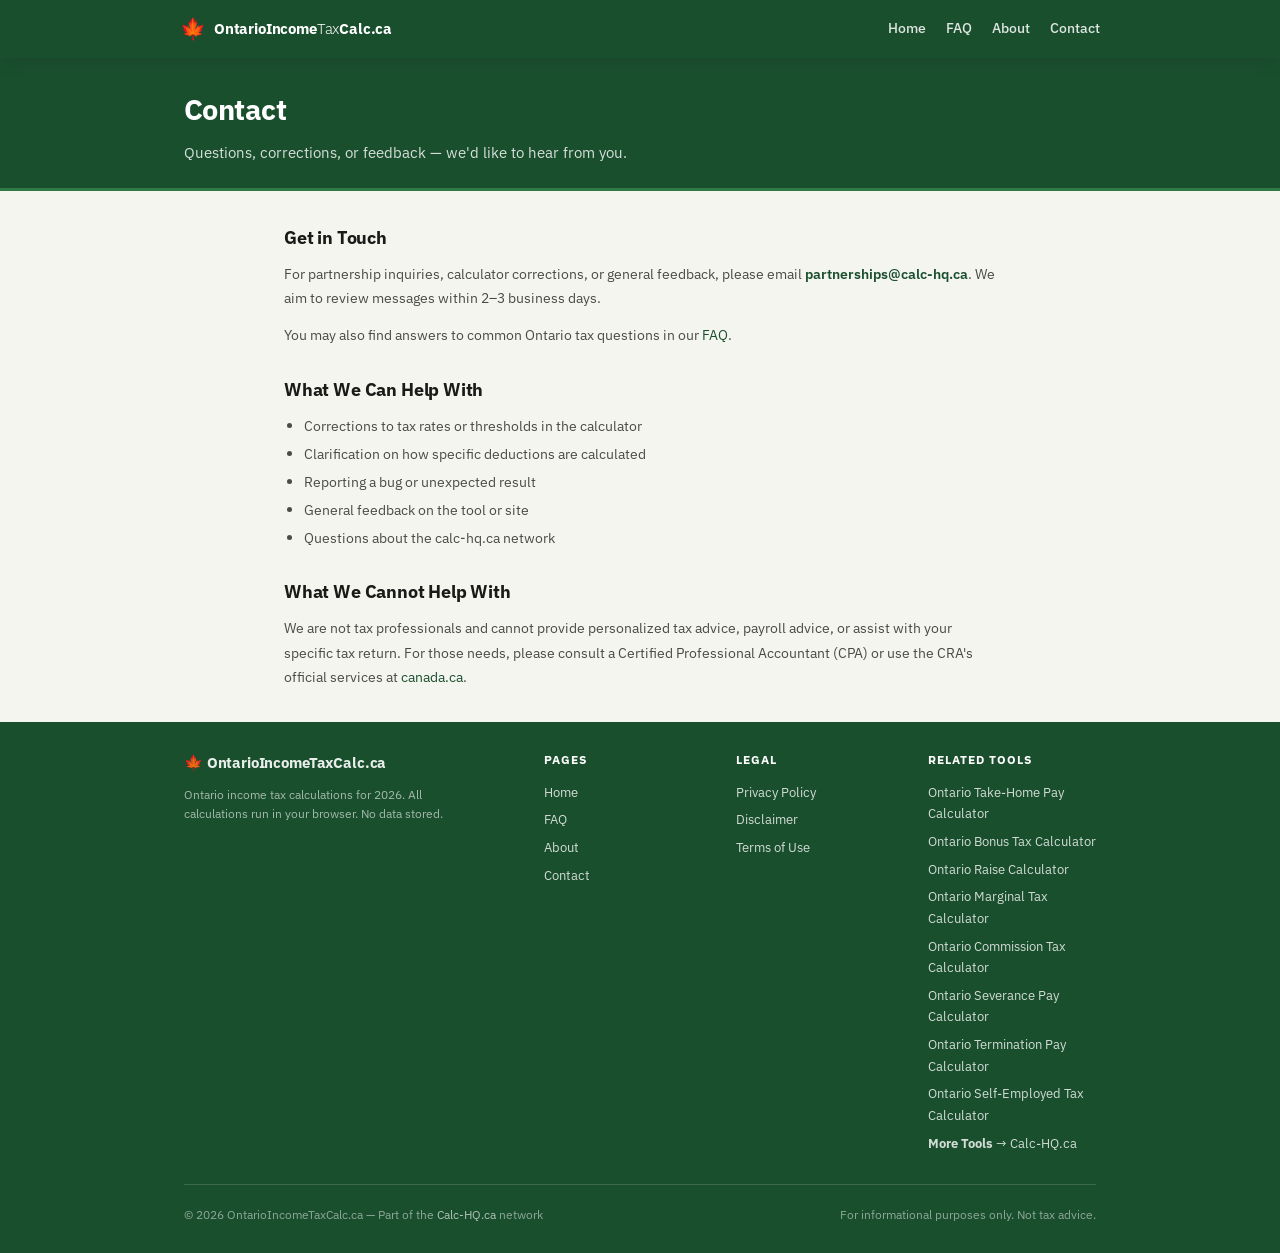
<file: repos/ontarioincometaxcalc/contact.html>
<!DOCTYPE html>
<html lang="en-CA">
<head>
  <meta charset="UTF-8">
  <meta name="viewport" content="width=device-width, initial-scale=1.0">
  <title>Contact | Ontario Income Tax Calculator</title>
  <meta name="description" content="Contact ontarioincometaxcalc.ca for questions, corrections, or feedback about the Ontario take-home pay calculator.">
  <link rel="canonical" href="https://ontarioincometaxcalc.ca/contact.html">
  <link rel="stylesheet" href="css/style.css?v=ALIGN2">
  <script async src="https://pagead2.googlesyndication.com/pagead/js/adsbygoogle.js?client=ca-pub-7744853829365165" crossorigin="anonymous"></script>
  <script type="application/ld+json">
  {
    "@context": "https://schema.org",
    "@type": "ContactPage",
    "name": "Contact | Ontario Income Tax Calculator",
    "url": "https://ontarioincometaxcalc.ca/contact.html",
    "description": "Contact the Ontario Income Tax Calculator team with questions or feedback.",
    "isPartOf": {
      "@type": "WebSite",
      "name": "Ontario Income Tax Calculator",
      "url": "https://ontarioincometaxcalc.ca/"
    }
  }
  </script>
</head>
<body>

<header class="site-header">
  <div class="header-inner">
    <a href="index.html" class="site-logo">
      <span class="logo-maple">🍁</span>
      <span class="logo-text">OntarioIncome<span>Tax</span>Calc.ca</span>
    </a>
    <nav class="site-nav" aria-label="Main navigation">
      <a href="index.html">Home</a>
      <a href="faq.html">FAQ</a>
      <a href="about.html">About</a>
      <a href="contact.html">Contact</a>
    </nav>
    <button class="hamburger" aria-label="Menu" aria-expanded="false">
      <span></span><span></span><span></span>
    </button>
  </div>
</header>

<!-- Mobile nav overlay -->
<div class="mobile-nav-overlay" id="mobile-overlay"></div>
<nav class="mobile-nav" id="mobile-nav">
  <a href="index.html">Home</a>
  <a href="faq.html">FAQ</a>
  <a href="about.html">About</a>
  <a href="contact.html">Contact</a>
</nav>

<section class="page-hero">
  <div class="container">
    <h1>Contact</h1>
    <p>Questions, corrections, or feedback — we'd like to hear from you.</p>
  </div>
</section>

<div class="page-body">

  <h2>Get in Touch</h2>
  <p>For partnership inquiries, calculator corrections, or general feedback, please email <a href="mailto:partnerships@calc-hq.ca" style="font-weight:600;">partnerships@calc-hq.ca</a>. We aim to review messages within 2–3 business days.</p>

  <p>You may also find answers to common Ontario tax questions in our <a href="faq.html">FAQ</a>.</p>

  <h2>What We Can Help With</h2>
  <ul>
    <li>Corrections to tax rates or thresholds in the calculator</li>
    <li>Clarification on how specific deductions are calculated</li>
    <li>Reporting a bug or unexpected result</li>
    <li>General feedback on the tool or site</li>
    <li>Questions about the calc-hq.ca network</li>
  </ul>

  <h2>What We Cannot Help With</h2>
  <p>We are not tax professionals and cannot provide personalized tax advice, payroll advice, or assist with your specific tax return. For those needs, please consult a Certified Professional Accountant (CPA) or use the CRA's official services at <a href="https://www.canada.ca/en/revenue-agency.html" target="_blank" rel="noopener">canada.ca</a>.</p>



</div>

<footer class="site-footer">
  <div class="container">
    <div class="footer-grid">
      <div class="footer-brand">
        <div class="logo">🍁 OntarioIncomeTaxCalc.ca</div>
        <p>Ontario income tax calculations for 2026. All calculations run in your browser. No data stored.</p>
      </div>
      <div class="footer-col">
        <h4>PAGES</h4>
        <a href="index.html">Home</a>
        <a href="faq.html">FAQ</a>
        <a href="about.html">About</a>
        <a href="contact.html">Contact</a>
      </div>
      <div class="footer-col">
        <h4>LEGAL</h4>
        <a href="privacy-policy.html">Privacy Policy</a>
        <a href="disclaimer.html">Disclaimer</a>
        <a href="terms.html">Terms of Use</a>
      </div>
      <div class="footer-col">
        <h4>RELATED TOOLS</h4>
        <div id="related-tools"></div>
        <a href="https://calc-hq.ca/" class="more-tools-link" rel="noopener"><strong>More Tools</strong> → Calc-HQ.ca</a>
      </div>
    </div>
    <div class="footer-bottom">
      <span>© 2026 OntarioIncomeTaxCalc.ca — Part of the <a href="https://calc-hq.ca/" rel="noopener">Calc-HQ.ca</a> network</span>
      <span>For informational purposes only. Not tax advice.</span>
    </div>
  </div>
</footer>



<script src="js/network.js"></script>
<script src="js/ads.js"></script>
<script>
(function() {
  var hamburger = document.querySelector('.hamburger');
  var mobileNav = document.getElementById('mobile-nav');
  var overlay = document.getElementById('mobile-overlay');
  function toggleMenu() {
    var isOpen = hamburger.classList.toggle('active');
    mobileNav.classList.toggle('active', isOpen);
    overlay.classList.toggle('active', isOpen);
    hamburger.setAttribute('aria-expanded', String(isOpen));
    document.body.style.overflow = isOpen ? 'hidden' : '';
  }
  function closeMenu() {
    hamburger.classList.remove('active');
    mobileNav.classList.remove('active');
    overlay.classList.remove('active');
    hamburger.setAttribute('aria-expanded', 'false');
    document.body.style.overflow = '';
  }
  if (hamburger) hamburger.addEventListener('click', toggleMenu);
  if (overlay) overlay.addEventListener('click', closeMenu);
  if (mobileNav) mobileNav.querySelectorAll('a').forEach(function(a) { a.addEventListener('click', closeMenu); });
})();
</script>
</body>
</html>
</file>
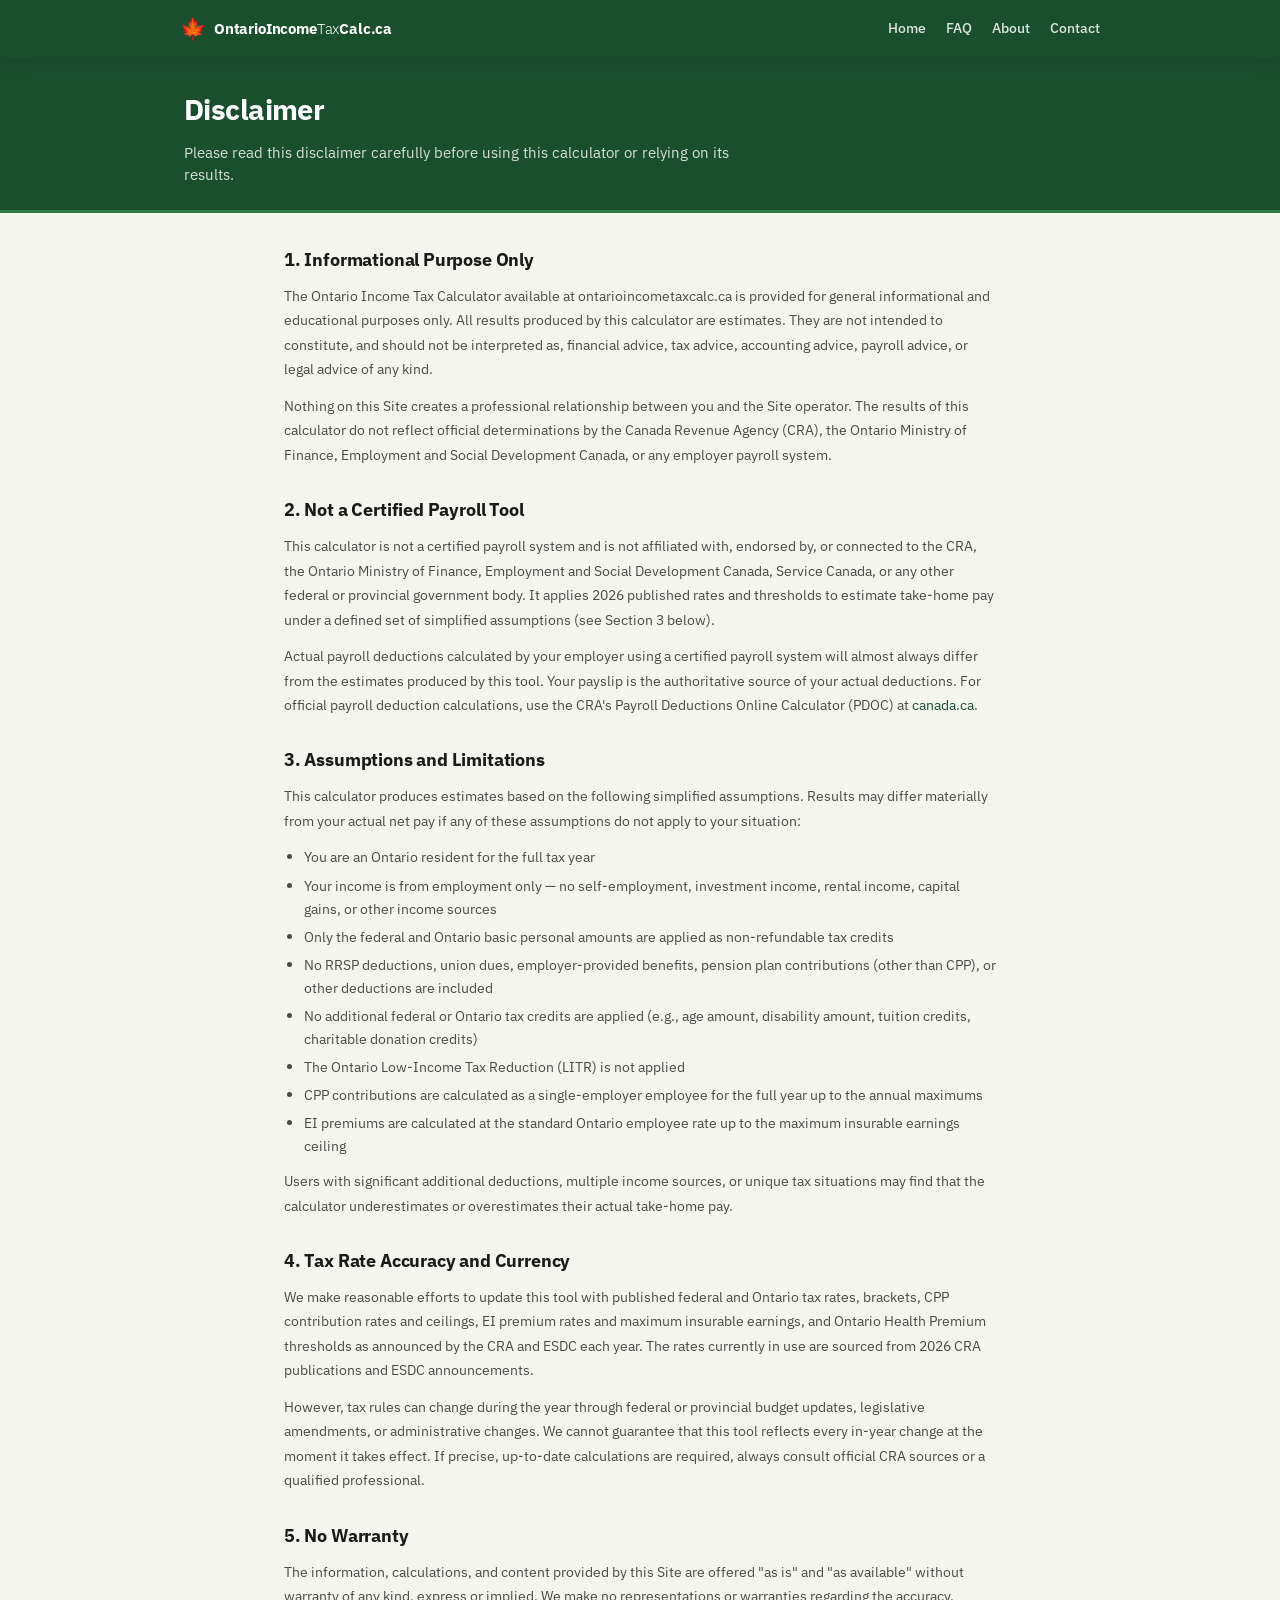
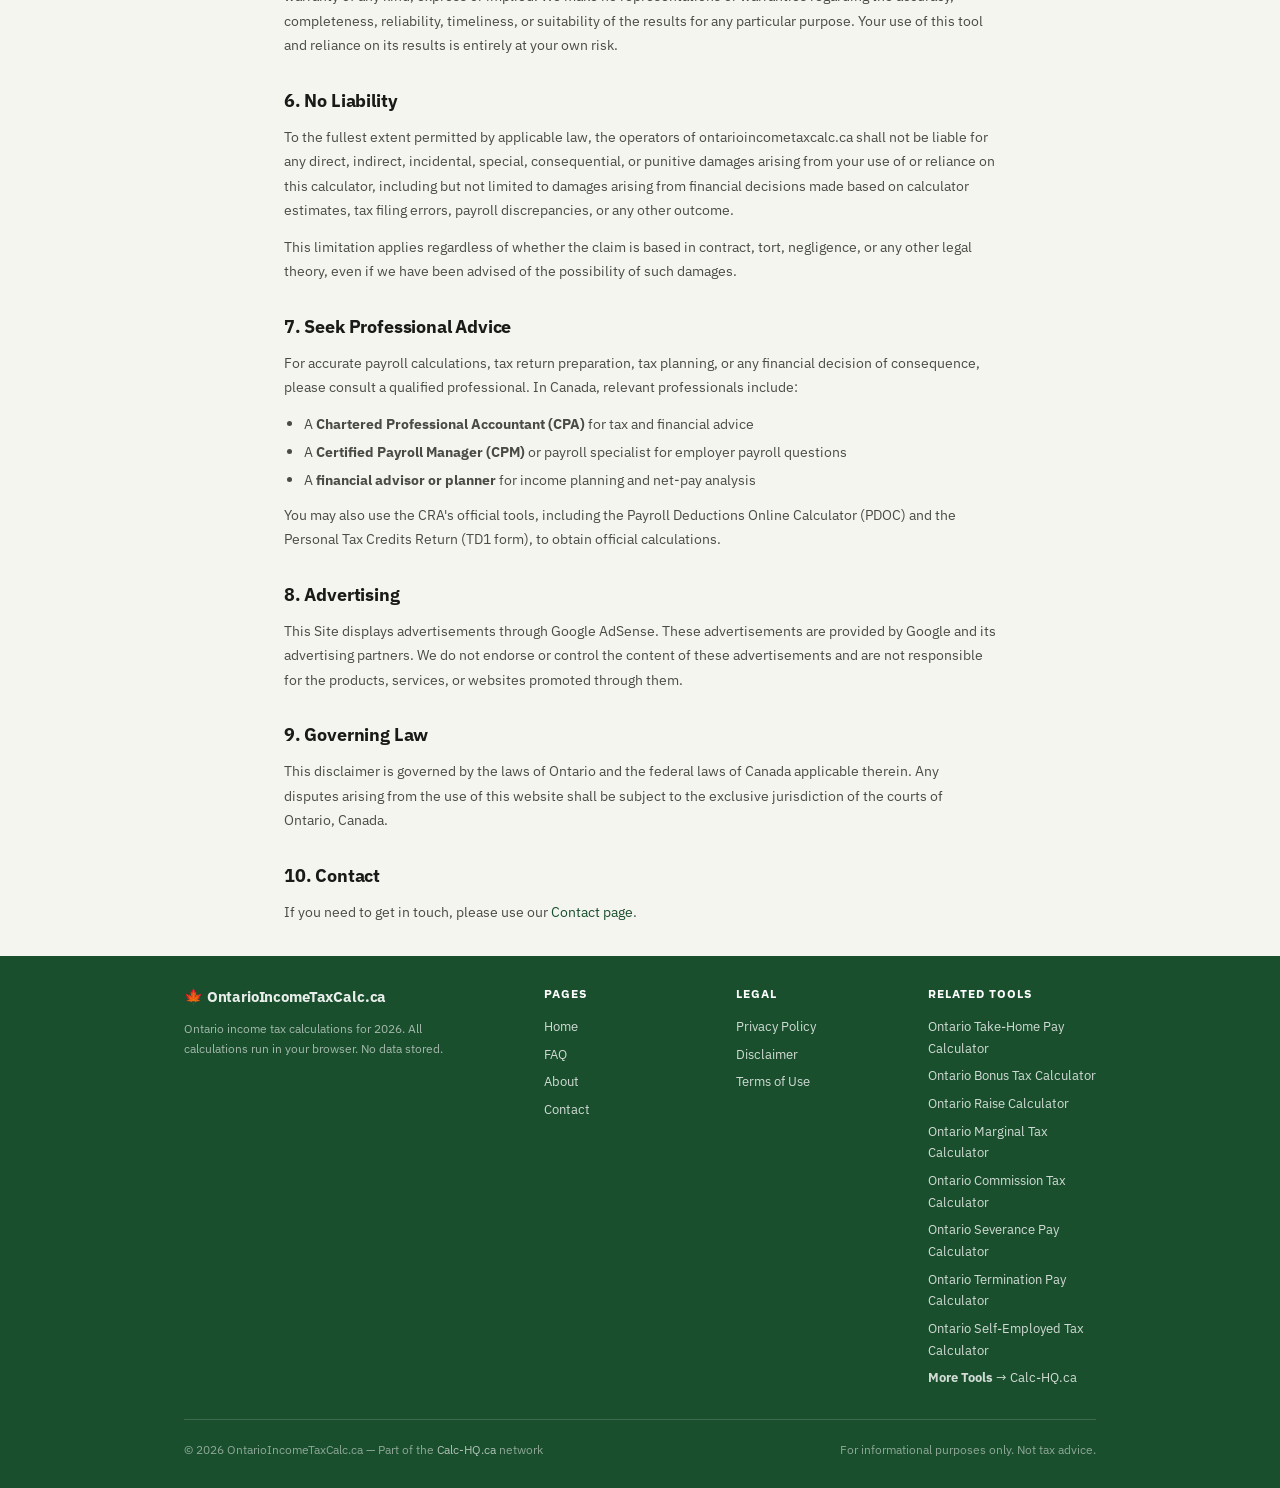
<file: repos/ontarioincometaxcalc/disclaimer.html>
<!DOCTYPE html>
<html lang="en-CA">
<head>
  <meta charset="UTF-8">
  <meta name="viewport" content="width=device-width, initial-scale=1.0">
  <title>Disclaimer | Ontario Income Tax Calculator</title>
  <meta name="description" content="Disclaimer for ontarioincometaxcalc.ca — calculator estimates are informational only, not financial or tax advice.">
  <link rel="canonical" href="https://ontarioincometaxcalc.ca/disclaimer.html">
  <link rel="stylesheet" href="css/style.css?v=ALIGN2">
  <script async src="https://pagead2.googlesyndication.com/pagead/js/adsbygoogle.js?client=ca-pub-7744853829365165" crossorigin="anonymous"></script>
</head>
<body>

<header class="site-header">
  <div class="header-inner">
    <a href="index.html" class="site-logo">
      <span class="logo-maple">🍁</span>
      <span class="logo-text">OntarioIncome<span>Tax</span>Calc.ca</span>
    </a>
    <nav class="site-nav" aria-label="Main navigation">
      <a href="index.html">Home</a>
      <a href="faq.html">FAQ</a>
      <a href="about.html">About</a>
      <a href="contact.html">Contact</a>
    </nav>
    <button class="hamburger" aria-label="Menu" aria-expanded="false">
      <span></span><span></span><span></span>
    </button>
  </div>
</header>

<!-- Mobile nav overlay -->
<div class="mobile-nav-overlay" id="mobile-overlay"></div>
<nav class="mobile-nav" id="mobile-nav">
  <a href="index.html">Home</a>
  <a href="faq.html">FAQ</a>
  <a href="about.html">About</a>
  <a href="contact.html">Contact</a>
</nav>

<section class="page-hero">
  <div class="container">
    <h1>Disclaimer</h1>
    <p>Please read this disclaimer carefully before using this calculator or relying on its results.</p>
  </div>
</section>

<div class="page-body">


  <h2>1. Informational Purpose Only</h2>
  <p>The Ontario Income Tax Calculator available at ontarioincometaxcalc.ca is provided for general informational and educational purposes only. All results produced by this calculator are estimates. They are not intended to constitute, and should not be interpreted as, financial advice, tax advice, accounting advice, payroll advice, or legal advice of any kind.</p>
  <p>Nothing on this Site creates a professional relationship between you and the Site operator. The results of this calculator do not reflect official determinations by the Canada Revenue Agency (CRA), the Ontario Ministry of Finance, Employment and Social Development Canada, or any employer payroll system.</p>

  <h2>2. Not a Certified Payroll Tool</h2>
  <p>This calculator is not a certified payroll system and is not affiliated with, endorsed by, or connected to the CRA, the Ontario Ministry of Finance, Employment and Social Development Canada, Service Canada, or any other federal or provincial government body. It applies 2026 published rates and thresholds to estimate take-home pay under a defined set of simplified assumptions (see Section 3 below).</p>
  <p>Actual payroll deductions calculated by your employer using a certified payroll system will almost always differ from the estimates produced by this tool. Your payslip is the authoritative source of your actual deductions. For official payroll deduction calculations, use the CRA's Payroll Deductions Online Calculator (PDOC) at <a href="https://www.canada.ca/en/revenue-agency/services/e-services/e-services-businesses/payroll-deductions-online-calculator.html" target="_blank" rel="noopener">canada.ca</a>.</p>

  <h2>3. Assumptions and Limitations</h2>
  <p>This calculator produces estimates based on the following simplified assumptions. Results may differ materially from your actual net pay if any of these assumptions do not apply to your situation:</p>
  <ul>
    <li>You are an Ontario resident for the full tax year</li>
    <li>Your income is from employment only — no self-employment, investment income, rental income, capital gains, or other income sources</li>
    <li>Only the federal and Ontario basic personal amounts are applied as non-refundable tax credits</li>
    <li>No RRSP deductions, union dues, employer-provided benefits, pension plan contributions (other than CPP), or other deductions are included</li>
    <li>No additional federal or Ontario tax credits are applied (e.g., age amount, disability amount, tuition credits, charitable donation credits)</li>
    <li>The Ontario Low-Income Tax Reduction (LITR) is not applied</li>
    <li>CPP contributions are calculated as a single-employer employee for the full year up to the annual maximums</li>
    <li>EI premiums are calculated at the standard Ontario employee rate up to the maximum insurable earnings ceiling</li>
  </ul>
  <p>Users with significant additional deductions, multiple income sources, or unique tax situations may find that the calculator underestimates or overestimates their actual take-home pay.</p>

  <h2>4. Tax Rate Accuracy and Currency</h2>
  <p>We make reasonable efforts to update this tool with published federal and Ontario tax rates, brackets, CPP contribution rates and ceilings, EI premium rates and maximum insurable earnings, and Ontario Health Premium thresholds as announced by the CRA and ESDC each year. The rates currently in use are sourced from 2026 CRA publications and ESDC announcements.</p>
  <p>However, tax rules can change during the year through federal or provincial budget updates, legislative amendments, or administrative changes. We cannot guarantee that this tool reflects every in-year change at the moment it takes effect. If precise, up-to-date calculations are required, always consult official CRA sources or a qualified professional.</p>

  <h2>5. No Warranty</h2>
  <p>The information, calculations, and content provided by this Site are offered "as is" and "as available" without warranty of any kind, express or implied. We make no representations or warranties regarding the accuracy, completeness, reliability, timeliness, or suitability of the results for any particular purpose. Your use of this tool and reliance on its results is entirely at your own risk.</p>

  <h2>6. No Liability</h2>
  <p>To the fullest extent permitted by applicable law, the operators of ontarioincometaxcalc.ca shall not be liable for any direct, indirect, incidental, special, consequential, or punitive damages arising from your use of or reliance on this calculator, including but not limited to damages arising from financial decisions made based on calculator estimates, tax filing errors, payroll discrepancies, or any other outcome.</p>
  <p>This limitation applies regardless of whether the claim is based in contract, tort, negligence, or any other legal theory, even if we have been advised of the possibility of such damages.</p>

  <h2>7. Seek Professional Advice</h2>
  <p>For accurate payroll calculations, tax return preparation, tax planning, or any financial decision of consequence, please consult a qualified professional. In Canada, relevant professionals include:</p>
  <ul>
    <li>A <strong>Chartered Professional Accountant (CPA)</strong> for tax and financial advice</li>
    <li>A <strong>Certified Payroll Manager (CPM)</strong> or payroll specialist for employer payroll questions</li>
    <li>A <strong>financial advisor or planner</strong> for income planning and net-pay analysis</li>
  </ul>
  <p>You may also use the CRA's official tools, including the Payroll Deductions Online Calculator (PDOC) and the Personal Tax Credits Return (TD1 form), to obtain official calculations.</p>

  <h2>8. Advertising</h2>
  <p>This Site displays advertisements through Google AdSense. These advertisements are provided by Google and its advertising partners. We do not endorse or control the content of these advertisements and are not responsible for the products, services, or websites promoted through them.</p>

  <h2>9. Governing Law</h2>
  <p>This disclaimer is governed by the laws of Ontario and the federal laws of Canada applicable therein. Any disputes arising from the use of this website shall be subject to the exclusive jurisdiction of the courts of Ontario, Canada.</p>

  <h2>10. Contact</h2>
  <p>If you need to get in touch, please use our <a href="contact.html">Contact page</a>.</p>




</div>

<footer class="site-footer">
  <div class="container">
    <div class="footer-grid">
      <div class="footer-brand">
        <div class="logo">🍁 OntarioIncomeTaxCalc.ca</div>
        <p>Ontario income tax calculations for 2026. All calculations run in your browser. No data stored.</p>
      </div>
      <div class="footer-col">
        <h4>PAGES</h4>
        <a href="index.html">Home</a>
        <a href="faq.html">FAQ</a>
        <a href="about.html">About</a>
        <a href="contact.html">Contact</a>
      </div>
      <div class="footer-col">
        <h4>LEGAL</h4>
        <a href="privacy-policy.html">Privacy Policy</a>
        <a href="disclaimer.html">Disclaimer</a>
        <a href="terms.html">Terms of Use</a>
      </div>
      <div class="footer-col">
        <h4>RELATED TOOLS</h4>
        <div id="related-tools"></div>
        <a href="https://calc-hq.ca/" class="more-tools-link" rel="noopener"><strong>More Tools</strong> → Calc-HQ.ca</a>
      </div>
    </div>
    <div class="footer-bottom">
      <span>© 2026 OntarioIncomeTaxCalc.ca — Part of the <a href="https://calc-hq.ca/" rel="noopener">Calc-HQ.ca</a> network</span>
      <span>For informational purposes only. Not tax advice.</span>
    </div>
  </div>
</footer>

<script src="js/network.js"></script>
<script src="js/ads.js"></script>
<script>
(function() {
  var hamburger = document.querySelector('.hamburger');
  var mobileNav = document.getElementById('mobile-nav');
  var overlay = document.getElementById('mobile-overlay');
  function toggleMenu() {
    var isOpen = hamburger.classList.toggle('active');
    mobileNav.classList.toggle('active', isOpen);
    overlay.classList.toggle('active', isOpen);
    hamburger.setAttribute('aria-expanded', String(isOpen));
    document.body.style.overflow = isOpen ? 'hidden' : '';
  }
  function closeMenu() {
    hamburger.classList.remove('active');
    mobileNav.classList.remove('active');
    overlay.classList.remove('active');
    hamburger.setAttribute('aria-expanded', 'false');
    document.body.style.overflow = '';
  }
  if (hamburger) hamburger.addEventListener('click', toggleMenu);
  if (overlay) overlay.addEventListener('click', closeMenu);
  if (mobileNav) mobileNav.querySelectorAll('a').forEach(function(a) { a.addEventListener('click', closeMenu); });
})();
</script>
</body>
</html>
</file>
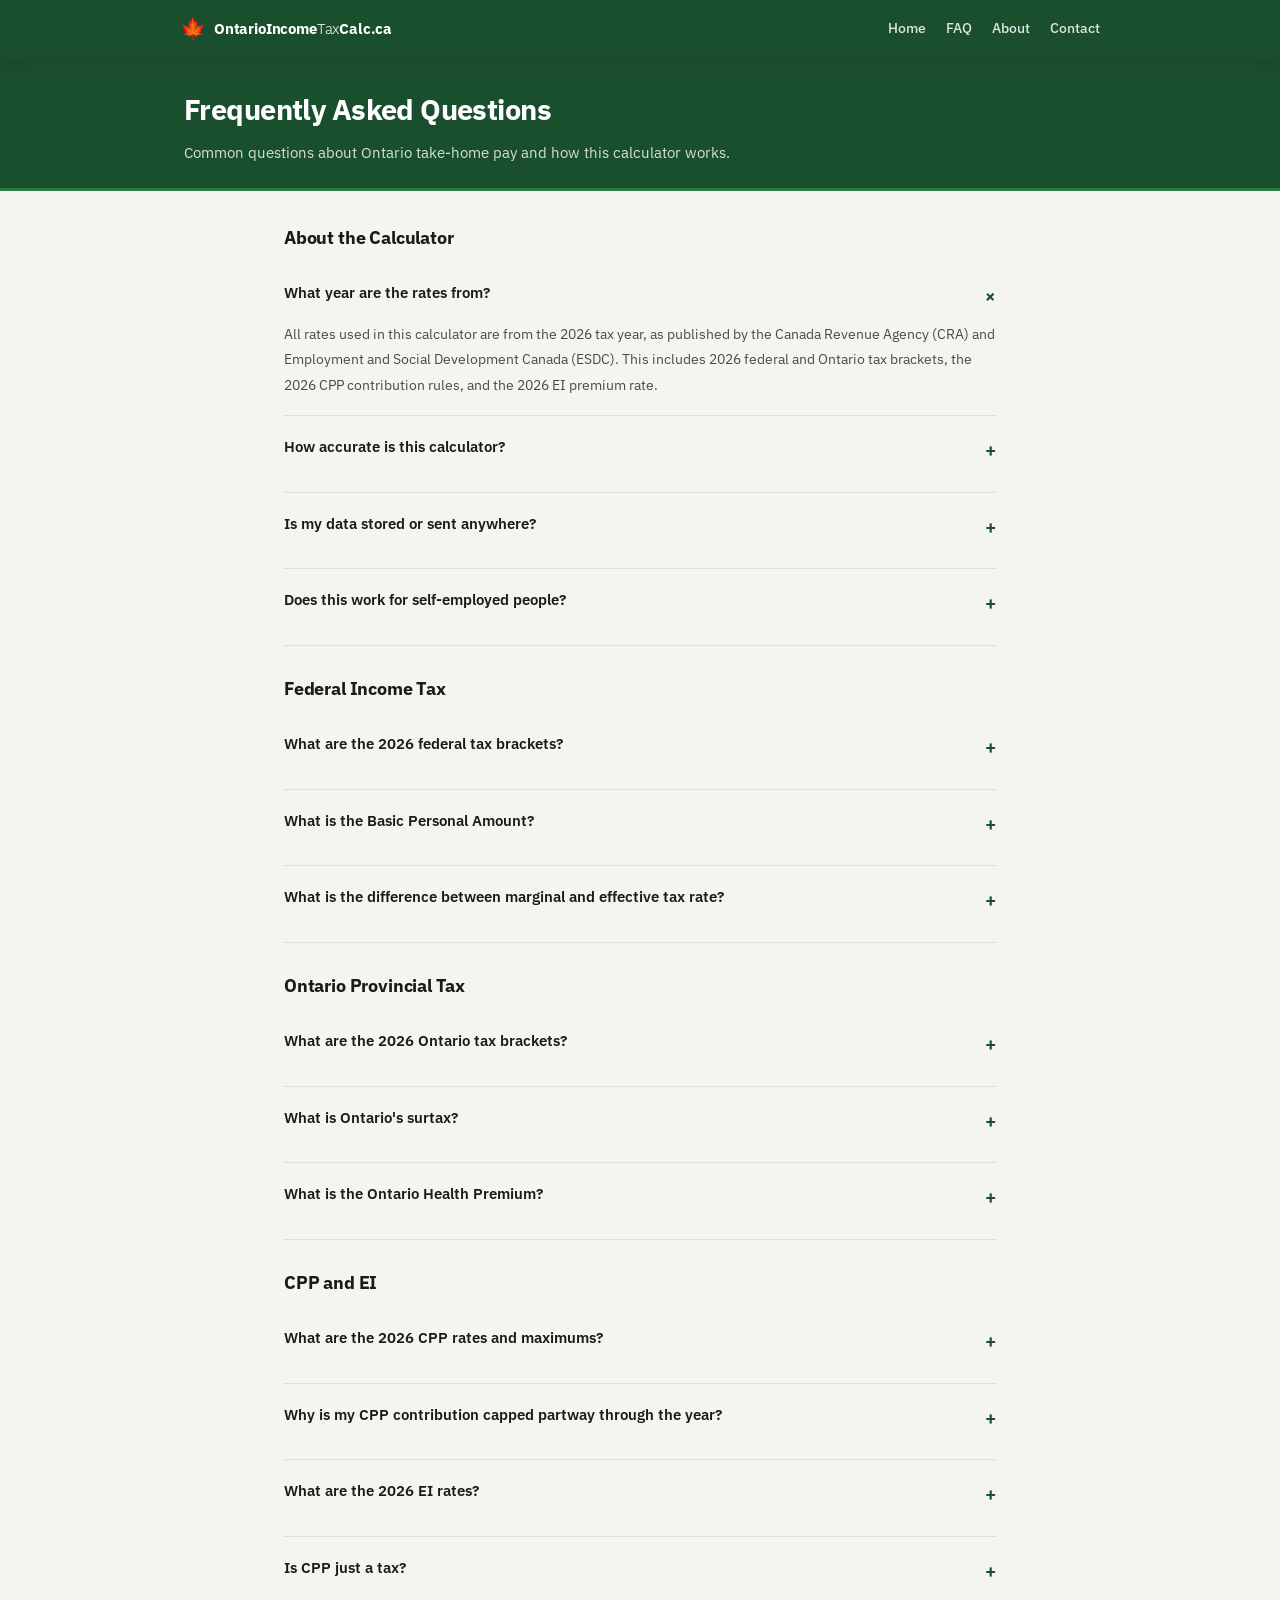
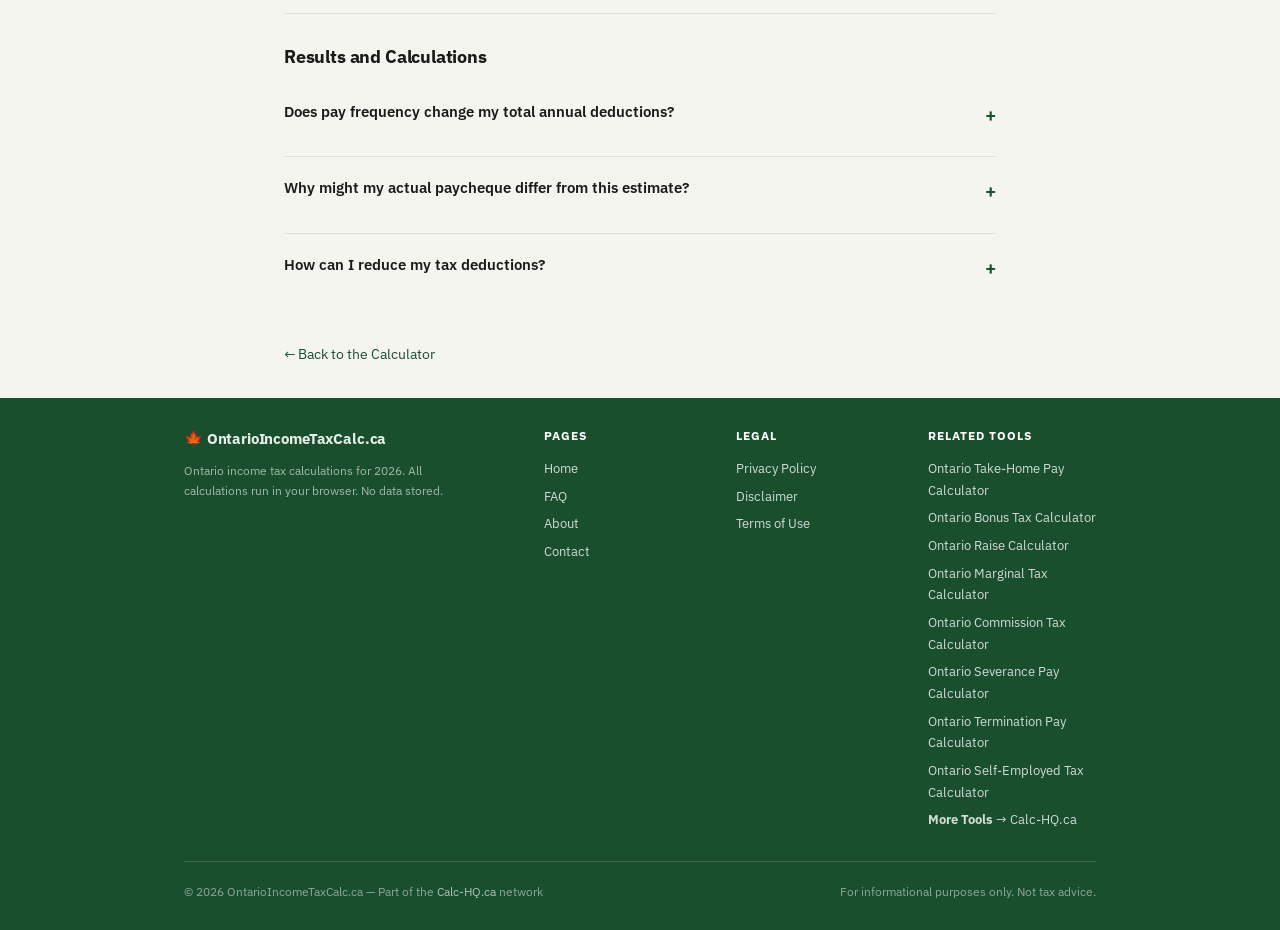
<file: repos/ontarioincometaxcalc/faq.html>
<!DOCTYPE html>
<html lang="en-CA">
<head>
  <meta charset="UTF-8">
  <meta name="viewport" content="width=device-width, initial-scale=1.0">
  <title>FAQ | Ontario Income Tax Calculator | ontarioincometaxcalc.ca</title>
  <meta name="description" content="Frequently asked questions about Ontario take-home pay, CPP, EI, Ontario Health Premium, and how the calculator works.">
  <link rel="canonical" href="https://ontarioincometaxcalc.ca/faq.html">
  <link rel="icon" type="image/svg+xml" href="data:image/svg+xml,<svg xmlns='http://www.w3.org/2000/svg' viewBox='0 0 32 32'><circle cx='16' cy='16' r='16' fill='%23cc0000'/><text x='16' y='22' text-anchor='middle' font-family='Georgia,serif' font-size='18' font-weight='bold' fill='white'>O</text></svg>" />
  <link rel="stylesheet" href="css/style.css?v=ALIGN2">
  <script async src="https://pagead2.googlesyndication.com/pagead/js/adsbygoogle.js?client=ca-pub-7744853829365165" crossorigin="anonymous"></script>
  <script type="application/ld+json">
  {
    "@context": "https://schema.org",
    "@type": "FAQPage",
    "name": "FAQ | Ontario Income Tax Calculator",
    "url": "https://ontarioincometaxcalc.ca/faq.html",
    "description": "Frequently asked questions about the Ontario Income Tax Calculator and Ontario payroll deductions.",
    "isPartOf": {
      "@type": "WebSite",
      "name": "Ontario Income Tax Calculator",
      "url": "https://ontarioincometaxcalc.ca/"
    },
    "mainEntity": [
      {"@type":"Question","name":"What year are the rates from?","acceptedAnswer":{"@type":"Answer","text":"All rates used in this calculator are from the 2026 tax year, as published by the Canada Revenue Agency (CRA) and Employment and Social Development Canada (ESDC). This includes 2026 federal and Ontario tax brackets, the 2026 CPP contribution rules, and the 2026 EI premium rate."}},
      {"@type":"Question","name":"How accurate is this calculator?","acceptedAnswer":{"@type":"Answer","text":"This tool produces a close estimate for most salaried Ontario employees with straightforward situations. It uses official 2026 rates and applies the basic personal amount. It will not match your exact payslip if you have RRSP deductions, other TD1 credits, employer pension plans, union dues, or taxable benefits. For precise deductions, use the CRA's Payroll Deductions Online Calculator at canada.ca."}},
      {"@type":"Question","name":"Is my data stored or sent anywhere?","acceptedAnswer":{"@type":"Answer","text":"No. The calculator runs entirely in your browser. Nothing you enter is ever transmitted to a server. This is a fully static site with no backend. Your income and results disappear when you close or refresh the page."}},
      {"@type":"Question","name":"Does this work for self-employed people?","acceptedAnswer":{"@type":"Answer","text":"No. This calculator is designed for employees. Self-employed individuals pay both the employee and employer share of CPP (11.9%), may have different EI arrangements, and have different tax filing requirements. A separate tool is appropriate for self-employment income."}},
      {"@type":"Question","name":"What are the 2026 federal tax brackets?","acceptedAnswer":{"@type":"Answer","text":"The 2026 federal brackets are: 14% on the first $58,523; 20.5% on $58,523–$117,045; 26% on $117,045–$181,440; 29% on $181,440–$258,482; and 33% on income over $258,482. The 14% bottom rate is fully in effect for the first time in 2026, having been reduced from 15% starting July 1, 2025."}},
      {"@type":"Question","name":"What is the Basic Personal Amount?","acceptedAnswer":{"@type":"Answer","text":"The Basic Personal Amount (BPA) is the amount of income on which no federal tax is owed. For 2026, the federal BPA is $16,452 for most earners. This translates to a non-refundable tax credit of approximately $2,303 (16,452 × 14%), which is subtracted from your calculated federal tax. Ontario has its own BPA of $12,989, providing a provincial credit of approximately $656."}},
      {"@type":"Question","name":"What is the difference between marginal and effective tax rate?","acceptedAnswer":{"@type":"Answer","text":"Your marginal rate is the rate that applies to your last dollar of income. Your effective rate is your total tax divided by your total income, which is always lower than your marginal rate because the lower brackets apply to the earlier portions of your income."}},
      {"@type":"Question","name":"What are the 2026 Ontario tax brackets?","acceptedAnswer":{"@type":"Answer","text":"Ontario's 2026 provincial brackets are: 5.05% on the first $53,891; 9.15% on $53,891–$107,785; 11.16% on $107,785–$150,000; 12.16% on $150,000–$220,000; and 13.16% on income above $220,000. These brackets are indexed to inflation at 1.9% for 2026."}},
      {"@type":"Question","name":"What is Ontario's surtax?","acceptedAnswer":{"@type":"Answer","text":"Ontario applies a surtax on top of your basic provincial tax — not directly on income. For 2026, a 20% surtax applies to Ontario tax exceeding $5,818, and an additional 36% surtax applies to Ontario tax exceeding $7,444. This significantly increases the effective provincial rate for middle and higher earners."}},
      {"@type":"Question","name":"What is the Ontario Health Premium?","acceptedAnswer":{"@type":"Answer","text":"The Ontario Health Premium (OHP) is an annual charge collected through the provincial tax system. It applies to Ontario residents with taxable income over $20,000, ranging from a few dollars to a maximum of $900 per year (for incomes above $200,600). It is not deducted per pay period — it is settled at tax filing as part of your provincial tax return."}},
      {"@type":"Question","name":"What are the 2026 CPP rates and maximums?","acceptedAnswer":{"@type":"Answer","text":"For 2026: CPP1 applies at 5.95% on employment earnings between $3,500 (basic exemption) and $74,600 (YMPE), for a maximum employee contribution of $4,230.45. CPP2 (enhanced CPP) applies at 4.00% on earnings between $74,600 and $85,000 (YAMPE), for a maximum of $416.00. Total maximum CPP+CPP2 is $4,646.45."}},
      {"@type":"Question","name":"Why is my CPP contribution capped partway through the year?","acceptedAnswer":{"@type":"Answer","text":"CPP contributions stop once you reach the annual maximum. For CPP1 in 2026, the maximum is $4,230.45. For higher earners, CPP2 continues until the $416 maximum is reached. Once you hit the maximums, no more CPP is deducted for the rest of the calendar year."}},
      {"@type":"Question","name":"What are the 2026 EI rates?","acceptedAnswer":{"@type":"Answer","text":"For 2026, Ontario employees pay EI at $1.63 per $100 of insurable earnings (down from $1.64 in 2025), on the first $68,900 of insurable income. The maximum annual employee EI premium is $1,123.07. Once this maximum is reached, no further EI is deducted for the year."}},
      {"@type":"Question","name":"Is CPP just a tax?","acceptedAnswer":{"@type":"Answer","text":"No. CPP contributions build your future Canada Pension Plan retirement benefit. The more you contribute during your working years, the higher your CPP pension will be when you retire. It functions more like forced savings than a tax. EI contributions similarly provide you with income replacement insurance if you lose your job or need to take eligible leave."}},
      {"@type":"Question","name":"Does pay frequency change my total annual deductions?","acceptedAnswer":{"@type":"Answer","text":"No. Your total annual tax, CPP, and EI deductions are the same regardless of pay frequency. Whether you are paid weekly, bi-weekly, semi-monthly, or monthly, you pay the same total amount over the year. What changes is only how that total is divided across pay periods."}},
      {"@type":"Question","name":"Why might my actual paycheque differ from this estimate?","acceptedAnswer":{"@type":"Answer","text":"Several factors can make your actual paycheque different: RRSP contribution deductions, employer pension plan deductions, union dues, taxable benefits added to your income, additional TD1 claims (other credits), provincial tax reduction for low-income earners, or mid-year changes to your income or status."}},
      {"@type":"Question","name":"How can I reduce my tax deductions?","acceptedAnswer":{"@type":"Answer","text":"The most effective way to reduce payroll tax deductions is to contribute to an RRSP. Your employer can adjust your withholding based on expected RRSP contributions with a letter of authorization from the CRA. Other options include claiming eligible credits on your TD1 form (disability, caregiver, tuition) or ensuring all eligible deductions are captured when you file your annual tax return."}}
    ]
  }
  </script>
</head>
<body>

<header class="site-header">
  <div class="header-inner">
    <a href="index.html" class="site-logo">
      <span class="logo-maple">🍁</span>
      <span class="logo-text">OntarioIncome<span>Tax</span>Calc.ca</span>
    </a>
    <nav class="site-nav" aria-label="Main navigation">
      <a href="index.html">Home</a>
      <a href="faq.html">FAQ</a>
      <a href="about.html">About</a>
      <a href="contact.html">Contact</a>
    </nav>
    <button class="hamburger" aria-label="Menu" aria-expanded="false">
      <span></span><span></span><span></span>
    </button>
  </div>
</header>

<!-- Mobile nav overlay -->
<div class="mobile-nav-overlay" id="mobile-overlay"></div>
<nav class="mobile-nav" id="mobile-nav">
  <a href="index.html">Home</a>
  <a href="faq.html">FAQ</a>
  <a href="about.html">About</a>
  <a href="contact.html">Contact</a>
</nav>

<section class="page-hero">
  <div class="container">
    <h1>Frequently Asked Questions</h1>
    <p>Common questions about Ontario take-home pay and how this calculator works.</p>
  </div>
</section>

<div class="page-body">

  <h2>About the Calculator</h2>

  <div class="faq-item open">
    <div class="faq-q" onclick="this.parentElement.classList.toggle('open')">What year are the rates from?</div>
    <div class="faq-a">All rates used in this calculator are from the 2026 tax year, as published by the Canada Revenue Agency (CRA) and Employment and Social Development Canada (ESDC). This includes 2026 federal and Ontario tax brackets, the 2026 CPP contribution rules, and the 2026 EI premium rate.</div>
  </div>

  <div class="faq-item">
    <div class="faq-q" onclick="this.parentElement.classList.toggle('open')">How accurate is this calculator?</div>
    <div class="faq-a">This tool produces a close estimate for most salaried Ontario employees with straightforward situations. It uses official 2026 rates and applies the basic personal amount. It will not match your exact payslip if you have RRSP deductions, other TD1 credits, employer pension plans, union dues, or taxable benefits. For precise deductions, use the CRA's Payroll Deductions Online Calculator at canada.ca.</div>
  </div>

  <div class="faq-item">
    <div class="faq-q" onclick="this.parentElement.classList.toggle('open')">Is my data stored or sent anywhere?</div>
    <div class="faq-a">No. The calculator runs entirely in your browser. Nothing you enter is ever transmitted to a server. This is a fully static site with no backend. Your income and results disappear when you close or refresh the page.</div>
  </div>

  <div class="faq-item">
    <div class="faq-q" onclick="this.parentElement.classList.toggle('open')">Does this work for self-employed people?</div>
    <div class="faq-a">No. This calculator is designed for employees. Self-employed individuals pay both the employee and employer share of CPP (11.9%), may have different EI arrangements, and have different tax filing requirements. A separate tool is appropriate for self-employment income.</div>
  </div>

  <h2>Federal Income Tax</h2>

  <div class="faq-item">
    <div class="faq-q" onclick="this.parentElement.classList.toggle('open')">What are the 2026 federal tax brackets?</div>
    <div class="faq-a">The 2026 federal brackets are: 14% on the first $58,523; 20.5% on $58,523–$117,045; 26% on $117,045–$181,440; 29% on $181,440–$258,482; and 33% on income over $258,482. The 14% bottom rate is fully in effect for the first time in 2026, having been reduced from 15% starting July 1, 2025.</div>
  </div>

  <div class="faq-item">
    <div class="faq-q" onclick="this.parentElement.classList.toggle('open')">What is the Basic Personal Amount?</div>
    <div class="faq-a">The Basic Personal Amount (BPA) is the amount of income on which no federal tax is owed. For 2026, the federal BPA is $16,452 for most earners. This translates to a non-refundable tax credit of approximately $2,303 (16,452 × 14%), which is subtracted from your calculated federal tax. Ontario has its own BPA of $12,989, providing a provincial credit of approximately $656.</div>
  </div>

  <div class="faq-item">
    <div class="faq-q" onclick="this.parentElement.classList.toggle('open')">What is the difference between marginal and effective tax rate?</div>
    <div class="faq-a">Your marginal rate is the rate that applies to your last dollar of income — for example, if you earn $80,000, your marginal federal rate is 20.5%. Your effective rate is your total tax divided by your total income, which is always lower than your marginal rate because the lower brackets apply to the earlier portions of your income. At $80,000, your effective federal rate is typically around 12–14%.</div>
  </div>

  <h2>Ontario Provincial Tax</h2>

  <div class="faq-item">
    <div class="faq-q" onclick="this.parentElement.classList.toggle('open')">What are the 2026 Ontario tax brackets?</div>
    <div class="faq-a">Ontario's 2026 provincial brackets are: 5.05% on the first $53,891; 9.15% on $53,891–$107,785; 11.16% on $107,785–$150,000; 12.16% on $150,000–$220,000; and 13.16% on income above $220,000. These brackets are indexed to inflation at 1.9% for 2026.</div>
  </div>

  <div class="faq-item">
    <div class="faq-q" onclick="this.parentElement.classList.toggle('open')">What is Ontario's surtax?</div>
    <div class="faq-a">Ontario applies a surtax on top of your basic provincial tax — not directly on income. For 2026, a 20% surtax applies to Ontario tax exceeding $5,818, and an additional 36% surtax applies to Ontario tax exceeding $7,444. This significantly increases the effective provincial rate for middle and higher earners. The calculator includes this surtax in all Ontario tax estimates.</div>
  </div>

  <div class="faq-item">
    <div class="faq-q" onclick="this.parentElement.classList.toggle('open')">What is the Ontario Health Premium?</div>
    <div class="faq-a">The Ontario Health Premium (OHP) is an annual charge collected through the provincial tax system. It applies to Ontario residents with taxable income over $20,000, ranging from a few dollars to a maximum of $900 per year (for incomes above $200,600). It is not deducted per pay period — it is settled at tax filing as part of your provincial tax return.</div>
  </div>

  <h2>CPP and EI</h2>

  <div class="faq-item">
    <div class="faq-q" onclick="this.parentElement.classList.toggle('open')">What are the 2026 CPP rates and maximums?</div>
    <div class="faq-a">For 2026: CPP1 applies at 5.95% on employment earnings between $3,500 (basic exemption) and $74,600 (YMPE), for a maximum employee contribution of $4,230.45. CPP2 (enhanced CPP) applies at 4.00% on earnings between $74,600 and $85,000 (YAMPE), for a maximum of $416.00. Total maximum CPP+CPP2 is $4,646.45.</div>
  </div>

  <div class="faq-item">
    <div class="faq-q" onclick="this.parentElement.classList.toggle('open')">Why is my CPP contribution capped partway through the year?</div>
    <div class="faq-a">CPP contributions stop once you reach the annual maximum. For CPP1 in 2026, the maximum is $4,230.45. For higher earners, CPP2 continues until the $416 maximum is reached. Once you hit the maximums, no more CPP is deducted for the rest of the calendar year. This can make your paycheques slightly larger later in the year.</div>
  </div>

  <div class="faq-item">
    <div class="faq-q" onclick="this.parentElement.classList.toggle('open')">What are the 2026 EI rates?</div>
    <div class="faq-a">For 2026, Ontario employees pay EI at $1.63 per $100 of insurable earnings (down from $1.64 in 2025), on the first $68,900 of insurable income. The maximum annual employee EI premium is $1,123.07. Once this maximum is reached, no further EI is deducted for the year.</div>
  </div>

  <div class="faq-item">
    <div class="faq-q" onclick="this.parentElement.classList.toggle('open')">Is CPP just a tax?</div>
    <div class="faq-a">No. CPP contributions build your future Canada Pension Plan retirement benefit. The more you contribute during your working years, the higher your CPP pension will be when you retire. It functions more like forced savings than a tax. EI contributions similarly provide you with income replacement insurance if you lose your job or need to take eligible leave.</div>
  </div>

  <h2>Results and Calculations</h2>

  <div class="faq-item">
    <div class="faq-q" onclick="this.parentElement.classList.toggle('open')">Does pay frequency change my total annual deductions?</div>
    <div class="faq-a">No. Your total annual tax, CPP, and EI deductions are the same regardless of pay frequency. Whether you are paid weekly, bi-weekly, semi-monthly, or monthly, you pay the same total amount over the year. What changes is only how that total is divided across pay periods.</div>
  </div>

  <div class="faq-item">
    <div class="faq-q" onclick="this.parentElement.classList.toggle('open')">Why might my actual paycheque differ from this estimate?</div>
    <div class="faq-a">Several factors can make your actual paycheque different: RRSP contribution deductions, employer pension plan deductions, union dues, taxable benefits added to your income, additional TD1 claims (other credits), provincial tax reduction for low-income earners, or mid-year changes to your income or status. Your employer uses CRA payroll tables per pay period, which can also produce small differences from an annualized estimate.</div>
  </div>

  <div class="faq-item">
    <div class="faq-q" onclick="this.parentElement.classList.toggle('open')">How can I reduce my tax deductions?</div>
    <div class="faq-a">The most effective way to reduce payroll tax deductions is to contribute to an RRSP. Your employer can adjust your withholding based on expected RRSP contributions with a letter of authorization from the CRA. Other options include claiming eligible credits on your TD1 form (disability, caregiver, tuition) or ensuring all eligible deductions are captured when you file your annual tax return.</div>
  </div>

  <p style="margin-top:32px"><a href="/">← Back to the Calculator</a></p>



</div>

<footer class="site-footer">
  <div class="container">
    <div class="footer-grid">
      <div class="footer-brand">
        <div class="logo">🍁 OntarioIncomeTaxCalc.ca</div>
        <p>Ontario income tax calculations for 2026. All calculations run in your browser. No data stored.</p>
      </div>
      <div class="footer-col">
        <h4>PAGES</h4>
        <a href="index.html">Home</a>
        <a href="faq.html">FAQ</a>
        <a href="about.html">About</a>
        <a href="contact.html">Contact</a>
      </div>
      <div class="footer-col">
        <h4>LEGAL</h4>
        <a href="privacy-policy.html">Privacy Policy</a>
        <a href="disclaimer.html">Disclaimer</a>
        <a href="terms.html">Terms of Use</a>
      </div>
      <div class="footer-col">
        <h4>RELATED TOOLS</h4>
        <div id="related-tools"></div>
        <a href="https://calc-hq.ca/" class="more-tools-link" rel="noopener"><strong>More Tools</strong> → Calc-HQ.ca</a>
      </div>
    </div>
    <div class="footer-bottom">
      <span>© 2026 OntarioIncomeTaxCalc.ca — Part of the <a href="https://calc-hq.ca/" rel="noopener">Calc-HQ.ca</a> network</span>
      <span>For informational purposes only. Not tax advice.</span>
    </div>
  </div>
</footer>

<style>
.faq-item { border-bottom: 1px solid var(--border); padding: 18px 0; }
.faq-item:first-child { padding-top: 0; }
.faq-q { font-weight: 600; font-size: 0.95rem; color: var(--text-primary); cursor: pointer; display: flex; justify-content: space-between; align-items: flex-start; gap: 12px; }
.faq-q::after { content: "+"; font-size: 1.2rem; color: var(--accent); flex-shrink: 0; transition: transform 0.2s; }
.faq-item.open .faq-q::after { transform: rotate(45deg); }
.faq-a { font-size: 0.9rem; color: var(--text-secondary); line-height: 1.75; display: none; margin-top: 10px; }
.faq-item.open .faq-a { display: block; }
</style>

<script src="js/network.js"></script>
<script src="js/ads.js"></script>
<script>
(function() {
  var hamburger = document.querySelector('.hamburger');
  var mobileNav = document.getElementById('mobile-nav');
  var overlay = document.getElementById('mobile-overlay');
  function toggleMenu() {
    var isOpen = hamburger.classList.toggle('active');
    mobileNav.classList.toggle('active', isOpen);
    overlay.classList.toggle('active', isOpen);
    hamburger.setAttribute('aria-expanded', String(isOpen));
    document.body.style.overflow = isOpen ? 'hidden' : '';
  }
  function closeMenu() {
    hamburger.classList.remove('active');
    mobileNav.classList.remove('active');
    overlay.classList.remove('active');
    hamburger.setAttribute('aria-expanded', 'false');
    document.body.style.overflow = '';
  }
  if (hamburger) hamburger.addEventListener('click', toggleMenu);
  if (overlay) overlay.addEventListener('click', closeMenu);
  if (mobileNav) mobileNav.querySelectorAll('a').forEach(function(a) { a.addEventListener('click', closeMenu); });
})();
</script>
</body>
</html>
</file>
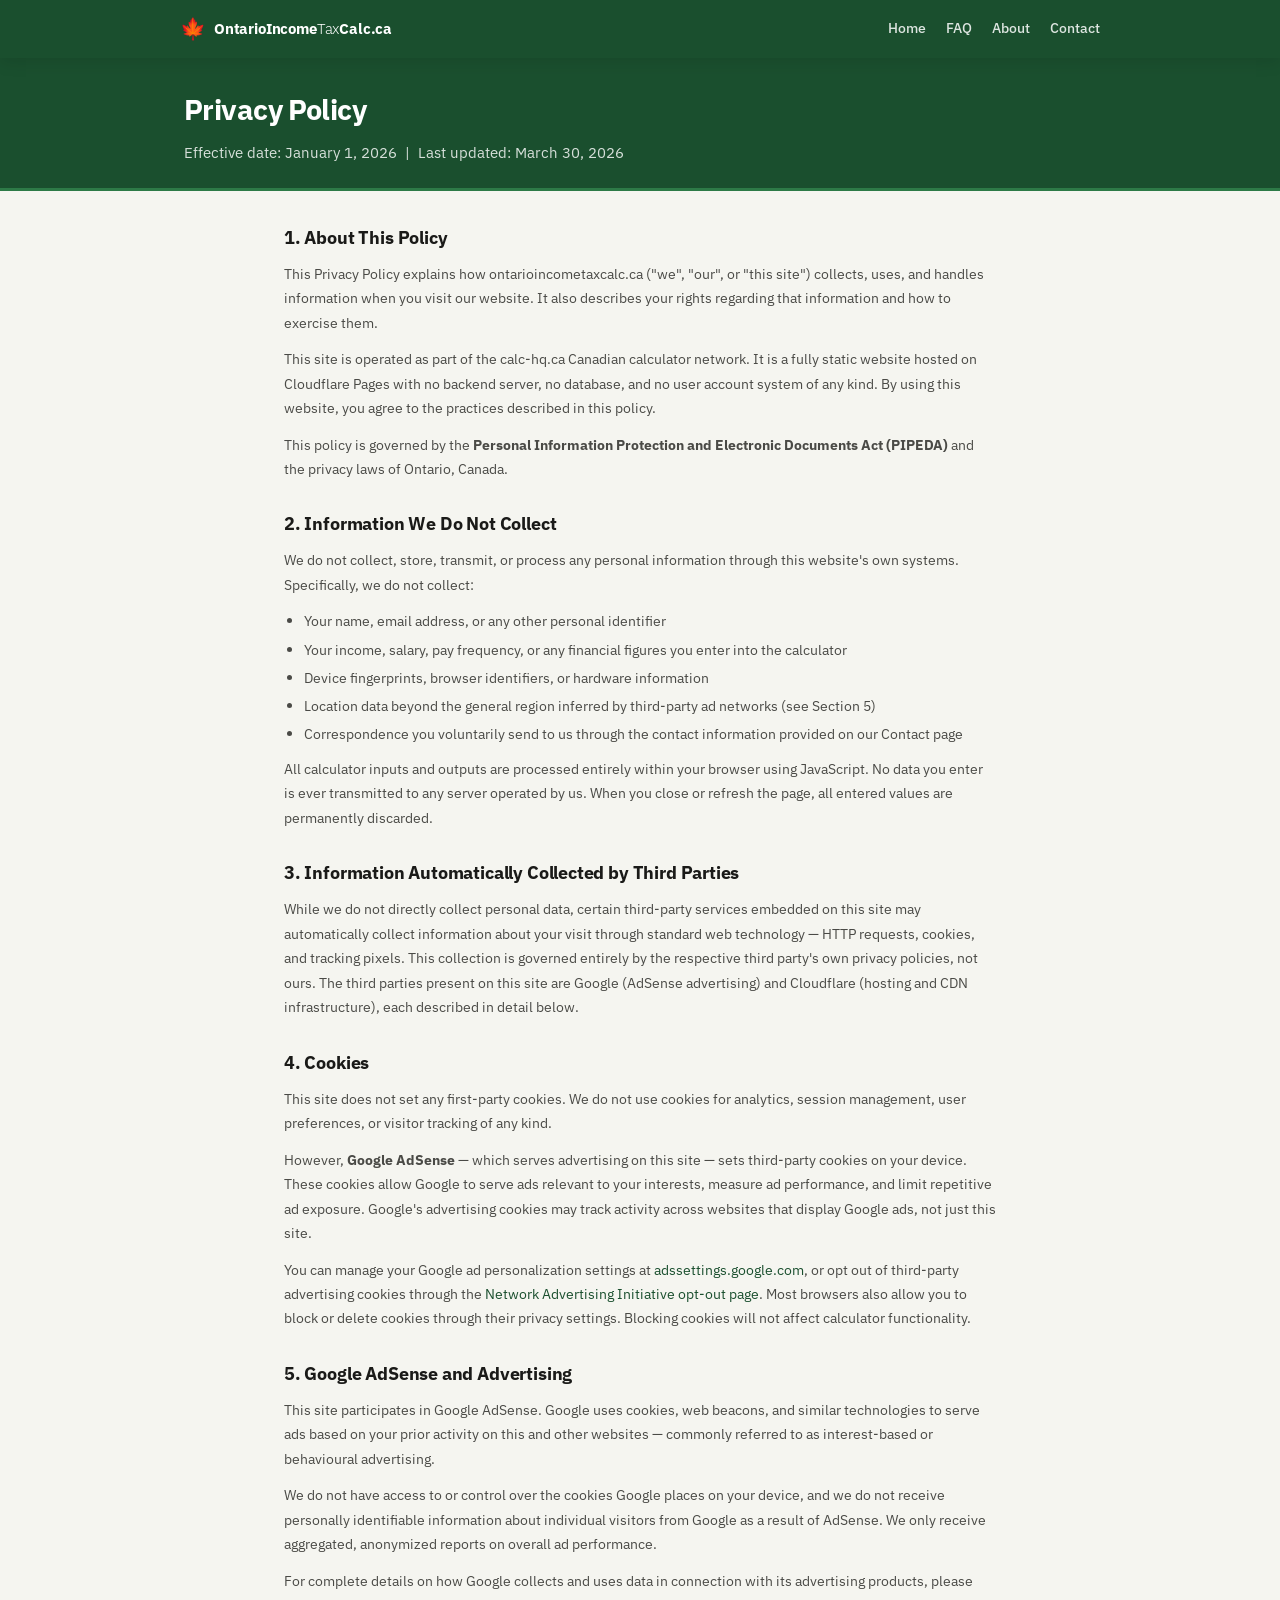
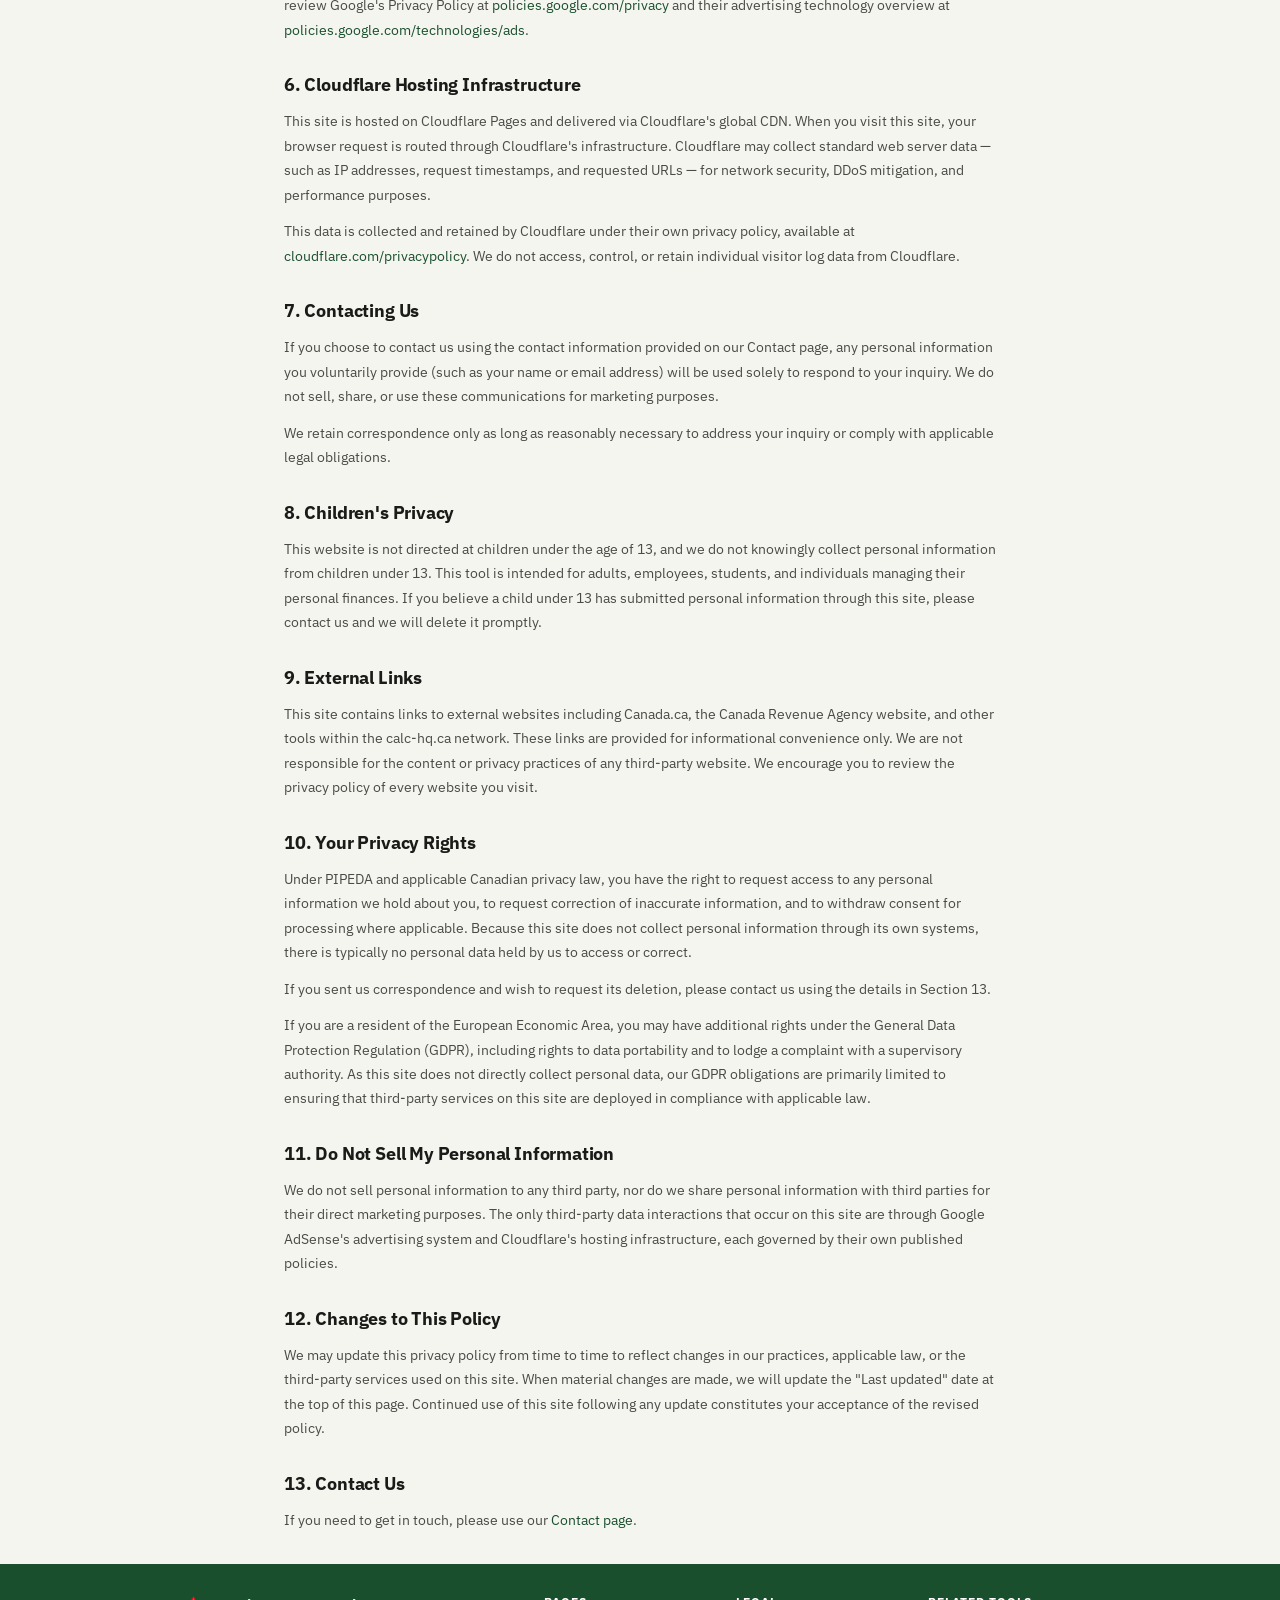
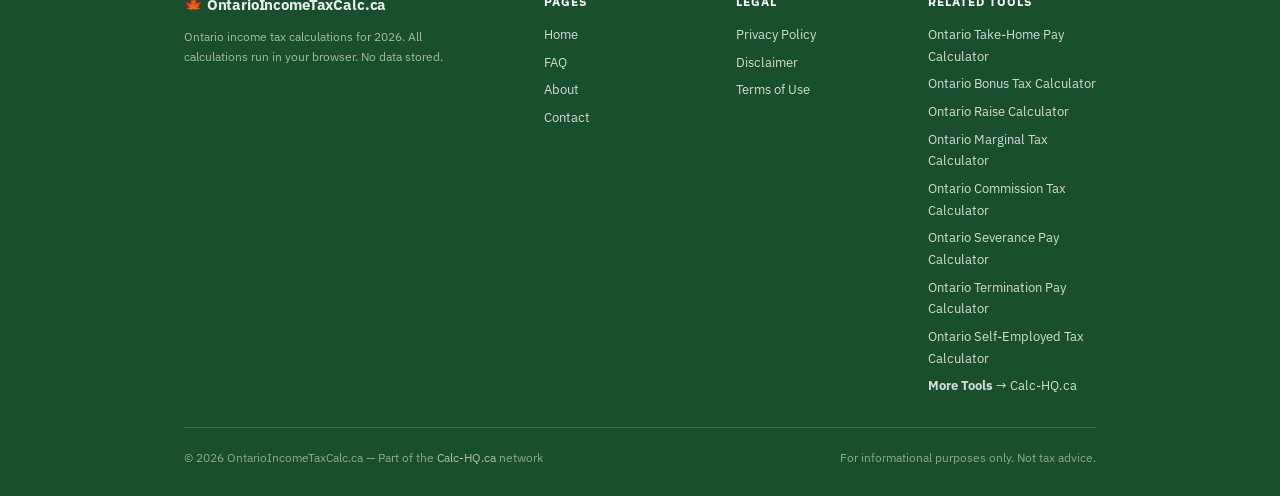
<file: repos/ontarioincometaxcalc/privacy-policy.html>
<!DOCTYPE html>
<html lang="en-CA">
<head>
  <meta charset="UTF-8">
  <meta name="viewport" content="width=device-width, initial-scale=1.0">
  <title>Privacy Policy | Ontario Income Tax Calculator</title>
  <meta name="description" content="Privacy policy for ontarioincometaxcalc.ca — how we handle data, cookies, advertising, and your rights as a visitor.">
  <link rel="canonical" href="https://ontarioincometaxcalc.ca/privacy-policy.html">
  <link rel="stylesheet" href="css/style.css?v=ALIGN2">
  <script async src="https://pagead2.googlesyndication.com/pagead/js/adsbygoogle.js?client=ca-pub-7744853829365165" crossorigin="anonymous"></script>
  <script type="application/ld+json">
  {
    "@context": "https://schema.org",
    "@type": "WebPage",
    "name": "Privacy Policy | Ontario Income Tax Calculator",
    "url": "https://ontarioincometaxcalc.ca/privacy-policy.html",
    "description": "Privacy policy for ontarioincometaxcalc.ca — data handling, cookies, and your rights.",
    "isPartOf": {
      "@type": "WebSite",
      "name": "Ontario Income Tax Calculator",
      "url": "https://ontarioincometaxcalc.ca/"
    }
  }
  </script>
</head>
<body>

<header class="site-header">
  <div class="header-inner">
    <a href="index.html" class="site-logo">
      <span class="logo-maple">🍁</span>
      <span class="logo-text">OntarioIncome<span>Tax</span>Calc.ca</span>
    </a>
    <nav class="site-nav" aria-label="Main navigation">
      <a href="index.html">Home</a>
      <a href="faq.html">FAQ</a>
      <a href="about.html">About</a>
      <a href="contact.html">Contact</a>
    </nav>
    <button class="hamburger" aria-label="Menu" aria-expanded="false">
      <span></span><span></span><span></span>
    </button>
  </div>
</header>

<!-- Mobile nav overlay -->
<div class="mobile-nav-overlay" id="mobile-overlay"></div>
<nav class="mobile-nav" id="mobile-nav">
  <a href="index.html">Home</a>
  <a href="faq.html">FAQ</a>
  <a href="about.html">About</a>
  <a href="contact.html">Contact</a>
</nav>

<section class="page-hero">
  <div class="container">
    <h1>Privacy Policy</h1>
    <p>Effective date: January 1, 2026 &nbsp;|&nbsp; Last updated: March 30, 2026</p>
  </div>
</section>

<div class="page-body">

  <h2>1. About This Policy</h2>
  <p>This Privacy Policy explains how ontarioincometaxcalc.ca ("we", "our", or "this site") collects, uses, and handles information when you visit our website. It also describes your rights regarding that information and how to exercise them.</p>
  <p>This site is operated as part of the calc-hq.ca Canadian calculator network. It is a fully static website hosted on Cloudflare Pages with no backend server, no database, and no user account system of any kind. By using this website, you agree to the practices described in this policy.</p>
  <p>This policy is governed by the <strong>Personal Information Protection and Electronic Documents Act (PIPEDA)</strong> and the privacy laws of Ontario, Canada.</p>

  <h2>2. Information We Do Not Collect</h2>
  <p>We do not collect, store, transmit, or process any personal information through this website's own systems. Specifically, we do not collect:</p>
  <ul>
    <li>Your name, email address, or any other personal identifier</li>
    <li>Your income, salary, pay frequency, or any financial figures you enter into the calculator</li>
    <li>Device fingerprints, browser identifiers, or hardware information</li>
    <li>Location data beyond the general region inferred by third-party ad networks (see Section 5)</li>
    <li>Correspondence you voluntarily send to us through the contact information provided on our Contact page</li>
  </ul>
  <p>All calculator inputs and outputs are processed entirely within your browser using JavaScript. No data you enter is ever transmitted to any server operated by us. When you close or refresh the page, all entered values are permanently discarded.</p>

  <h2>3. Information Automatically Collected by Third Parties</h2>
  <p>While we do not directly collect personal data, certain third-party services embedded on this site may automatically collect information about your visit through standard web technology — HTTP requests, cookies, and tracking pixels. This collection is governed entirely by the respective third party's own privacy policies, not ours. The third parties present on this site are Google (AdSense advertising) and Cloudflare (hosting and CDN infrastructure), each described in detail below.</p>

  <h2>4. Cookies</h2>
  <p>This site does not set any first-party cookies. We do not use cookies for analytics, session management, user preferences, or visitor tracking of any kind.</p>
  <p>However, <strong>Google AdSense</strong> — which serves advertising on this site — sets third-party cookies on your device. These cookies allow Google to serve ads relevant to your interests, measure ad performance, and limit repetitive ad exposure. Google's advertising cookies may track activity across websites that display Google ads, not just this site.</p>
  <p>You can manage your Google ad personalization settings at <a href="https://adssettings.google.com" target="_blank" rel="noopener">adssettings.google.com</a>, or opt out of third-party advertising cookies through the <a href="https://optout.networkadvertising.org/" target="_blank" rel="noopener">Network Advertising Initiative opt-out page</a>. Most browsers also allow you to block or delete cookies through their privacy settings. Blocking cookies will not affect calculator functionality.</p>

  <h2>5. Google AdSense and Advertising</h2>
  <p>This site participates in Google AdSense. Google uses cookies, web beacons, and similar technologies to serve ads based on your prior activity on this and other websites — commonly referred to as interest-based or behavioural advertising.</p>
  <p>We do not have access to or control over the cookies Google places on your device, and we do not receive personally identifiable information about individual visitors from Google as a result of AdSense. We only receive aggregated, anonymized reports on overall ad performance.</p>
  <p>For complete details on how Google collects and uses data in connection with its advertising products, please review Google's Privacy Policy at <a href="https://policies.google.com/privacy" target="_blank" rel="noopener">policies.google.com/privacy</a> and their advertising technology overview at <a href="https://policies.google.com/technologies/ads" target="_blank" rel="noopener">policies.google.com/technologies/ads</a>.</p>

  <h2>6. Cloudflare Hosting Infrastructure</h2>
  <p>This site is hosted on Cloudflare Pages and delivered via Cloudflare's global CDN. When you visit this site, your browser request is routed through Cloudflare's infrastructure. Cloudflare may collect standard web server data — such as IP addresses, request timestamps, and requested URLs — for network security, DDoS mitigation, and performance purposes.</p>
  <p>This data is collected and retained by Cloudflare under their own privacy policy, available at <a href="https://www.cloudflare.com/privacypolicy/" target="_blank" rel="noopener">cloudflare.com/privacypolicy</a>. We do not access, control, or retain individual visitor log data from Cloudflare.</p>

  <h2>7. Contacting Us</h2>
  <p>If you choose to contact us using the contact information provided on our Contact page, any personal information you voluntarily provide (such as your name or email address) will be used solely to respond to your inquiry. We do not sell, share, or use these communications for marketing purposes.</p>
  <p>We retain correspondence only as long as reasonably necessary to address your inquiry or comply with applicable legal obligations.</p>

  <h2>8. Children's Privacy</h2>
  <p>This website is not directed at children under the age of 13, and we do not knowingly collect personal information from children under 13. This tool is intended for adults, employees, students, and individuals managing their personal finances. If you believe a child under 13 has submitted personal information through this site, please contact us and we will delete it promptly.</p>

  <h2>9. External Links</h2>
  <p>This site contains links to external websites including Canada.ca, the Canada Revenue Agency website, and other tools within the calc-hq.ca network. These links are provided for informational convenience only. We are not responsible for the content or privacy practices of any third-party website. We encourage you to review the privacy policy of every website you visit.</p>

  <h2>10. Your Privacy Rights</h2>
  <p>Under PIPEDA and applicable Canadian privacy law, you have the right to request access to any personal information we hold about you, to request correction of inaccurate information, and to withdraw consent for processing where applicable. Because this site does not collect personal information through its own systems, there is typically no personal data held by us to access or correct.</p>
  <p>If you sent us correspondence and wish to request its deletion, please contact us using the details in Section 13.</p>
  <p>If you are a resident of the European Economic Area, you may have additional rights under the General Data Protection Regulation (GDPR), including rights to data portability and to lodge a complaint with a supervisory authority. As this site does not directly collect personal data, our GDPR obligations are primarily limited to ensuring that third-party services on this site are deployed in compliance with applicable law.</p>

  <h2>11. Do Not Sell My Personal Information</h2>
  <p>We do not sell personal information to any third party, nor do we share personal information with third parties for their direct marketing purposes. The only third-party data interactions that occur on this site are through Google AdSense's advertising system and Cloudflare's hosting infrastructure, each governed by their own published policies.</p>

  <h2>12. Changes to This Policy</h2>
  <p>We may update this privacy policy from time to time to reflect changes in our practices, applicable law, or the third-party services used on this site. When material changes are made, we will update the "Last updated" date at the top of this page. Continued use of this site following any update constitutes your acceptance of the revised policy.</p>

  <h2>13. Contact Us</h2>
  <p>If you need to get in touch, please use our <a href="contact.html">Contact page</a>.</p>



</div>

<footer class="site-footer">
  <div class="container">
    <div class="footer-grid">
      <div class="footer-brand">
        <div class="logo">🍁 OntarioIncomeTaxCalc.ca</div>
        <p>Ontario income tax calculations for 2026. All calculations run in your browser. No data stored.</p>
      </div>
      <div class="footer-col">
        <h4>PAGES</h4>
        <a href="index.html">Home</a>
        <a href="faq.html">FAQ</a>
        <a href="about.html">About</a>
        <a href="contact.html">Contact</a>
      </div>
      <div class="footer-col">
        <h4>LEGAL</h4>
        <a href="privacy-policy.html">Privacy Policy</a>
        <a href="disclaimer.html">Disclaimer</a>
        <a href="terms.html">Terms of Use</a>
      </div>
      <div class="footer-col">
        <h4>RELATED TOOLS</h4>
        <div id="related-tools"></div>
        <a href="https://calc-hq.ca/" class="more-tools-link" rel="noopener"><strong>More Tools</strong> → Calc-HQ.ca</a>
      </div>
    </div>
    <div class="footer-bottom">
      <span>© 2026 OntarioIncomeTaxCalc.ca — Part of the <a href="https://calc-hq.ca/" rel="noopener">Calc-HQ.ca</a> network</span>
      <span>For informational purposes only. Not tax advice.</span>
    </div>
  </div>
</footer>

<script src="js/network.js"></script>
<script src="js/ads.js"></script>
<script>
(function() {
  var hamburger = document.querySelector('.hamburger');
  var mobileNav = document.getElementById('mobile-nav');
  var overlay = document.getElementById('mobile-overlay');
  function toggleMenu() {
    var isOpen = hamburger.classList.toggle('active');
    mobileNav.classList.toggle('active', isOpen);
    overlay.classList.toggle('active', isOpen);
    hamburger.setAttribute('aria-expanded', String(isOpen));
    document.body.style.overflow = isOpen ? 'hidden' : '';
  }
  function closeMenu() {
    hamburger.classList.remove('active');
    mobileNav.classList.remove('active');
    overlay.classList.remove('active');
    hamburger.setAttribute('aria-expanded', 'false');
    document.body.style.overflow = '';
  }
  if (hamburger) hamburger.addEventListener('click', toggleMenu);
  if (overlay) overlay.addEventListener('click', closeMenu);
  if (mobileNav) mobileNav.querySelectorAll('a').forEach(function(a) { a.addEventListener('click', closeMenu); });
})();
</script>
</body>
</html>
</file>
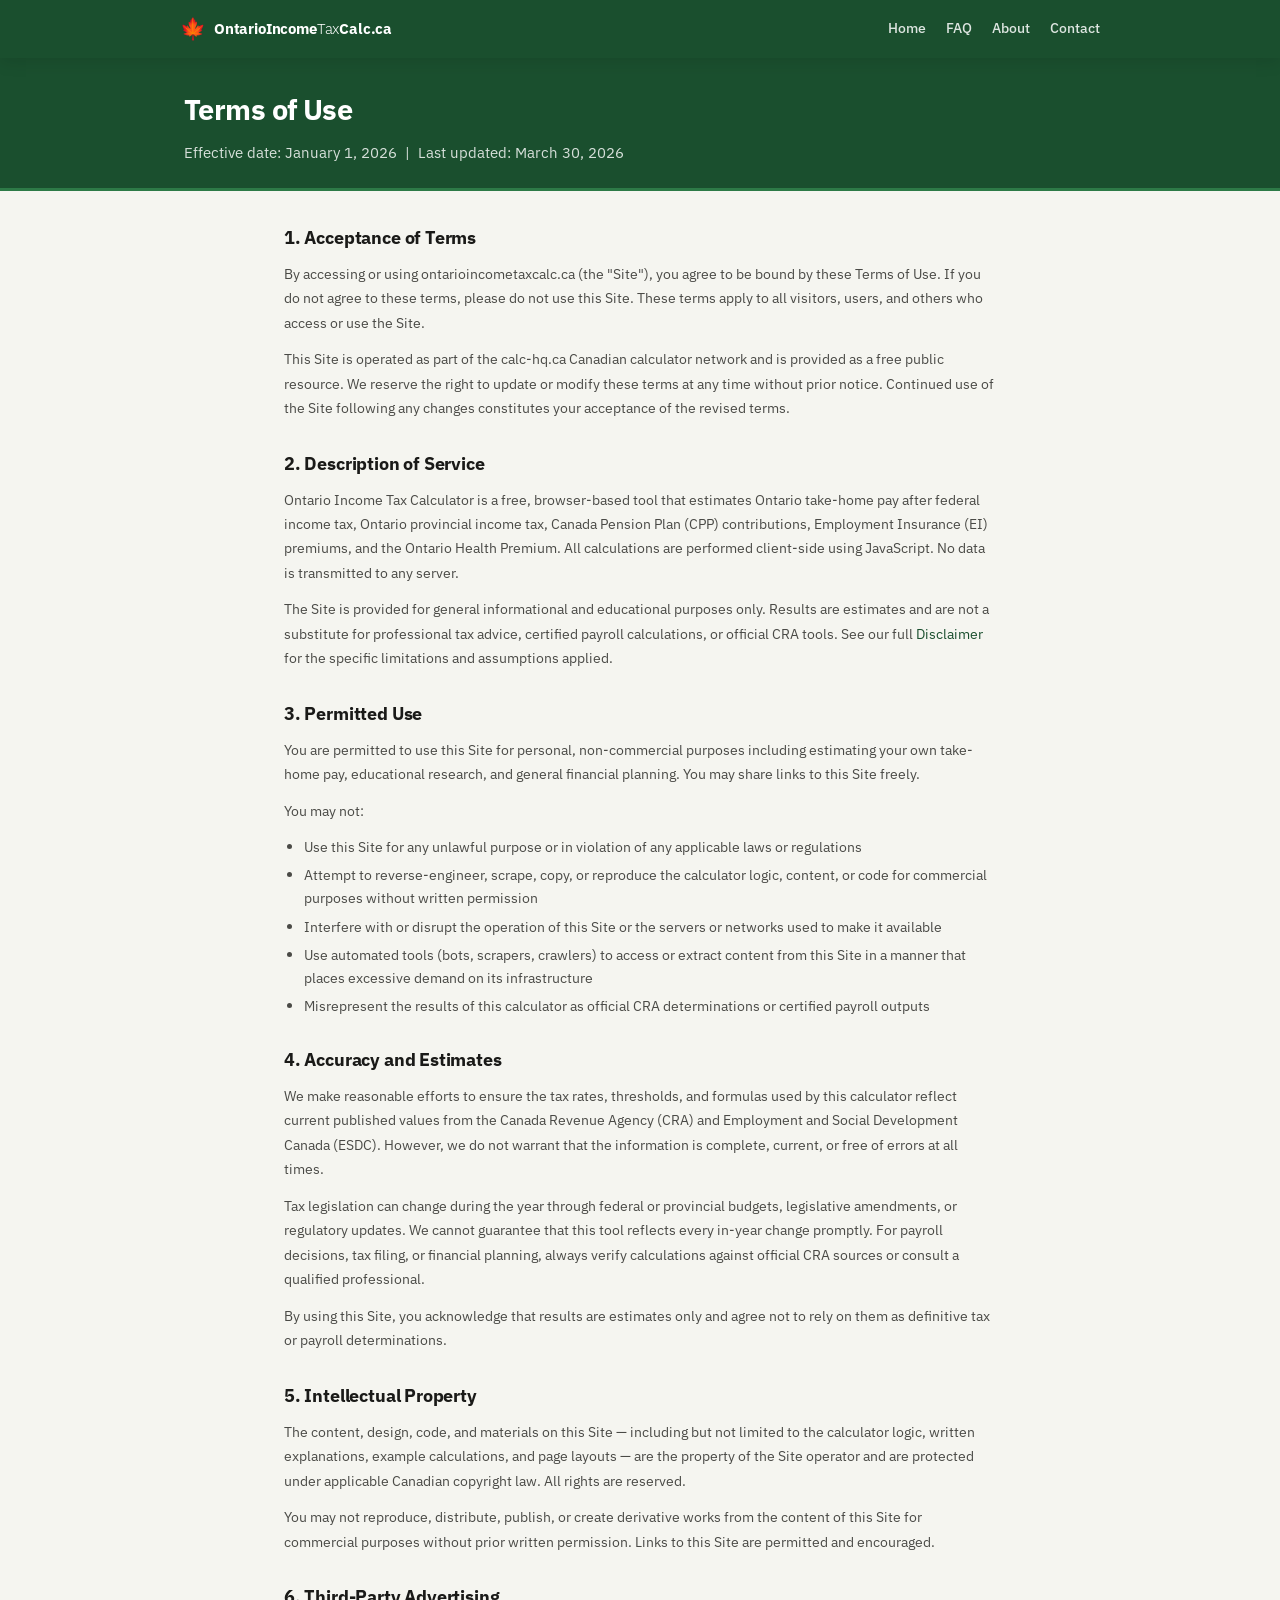
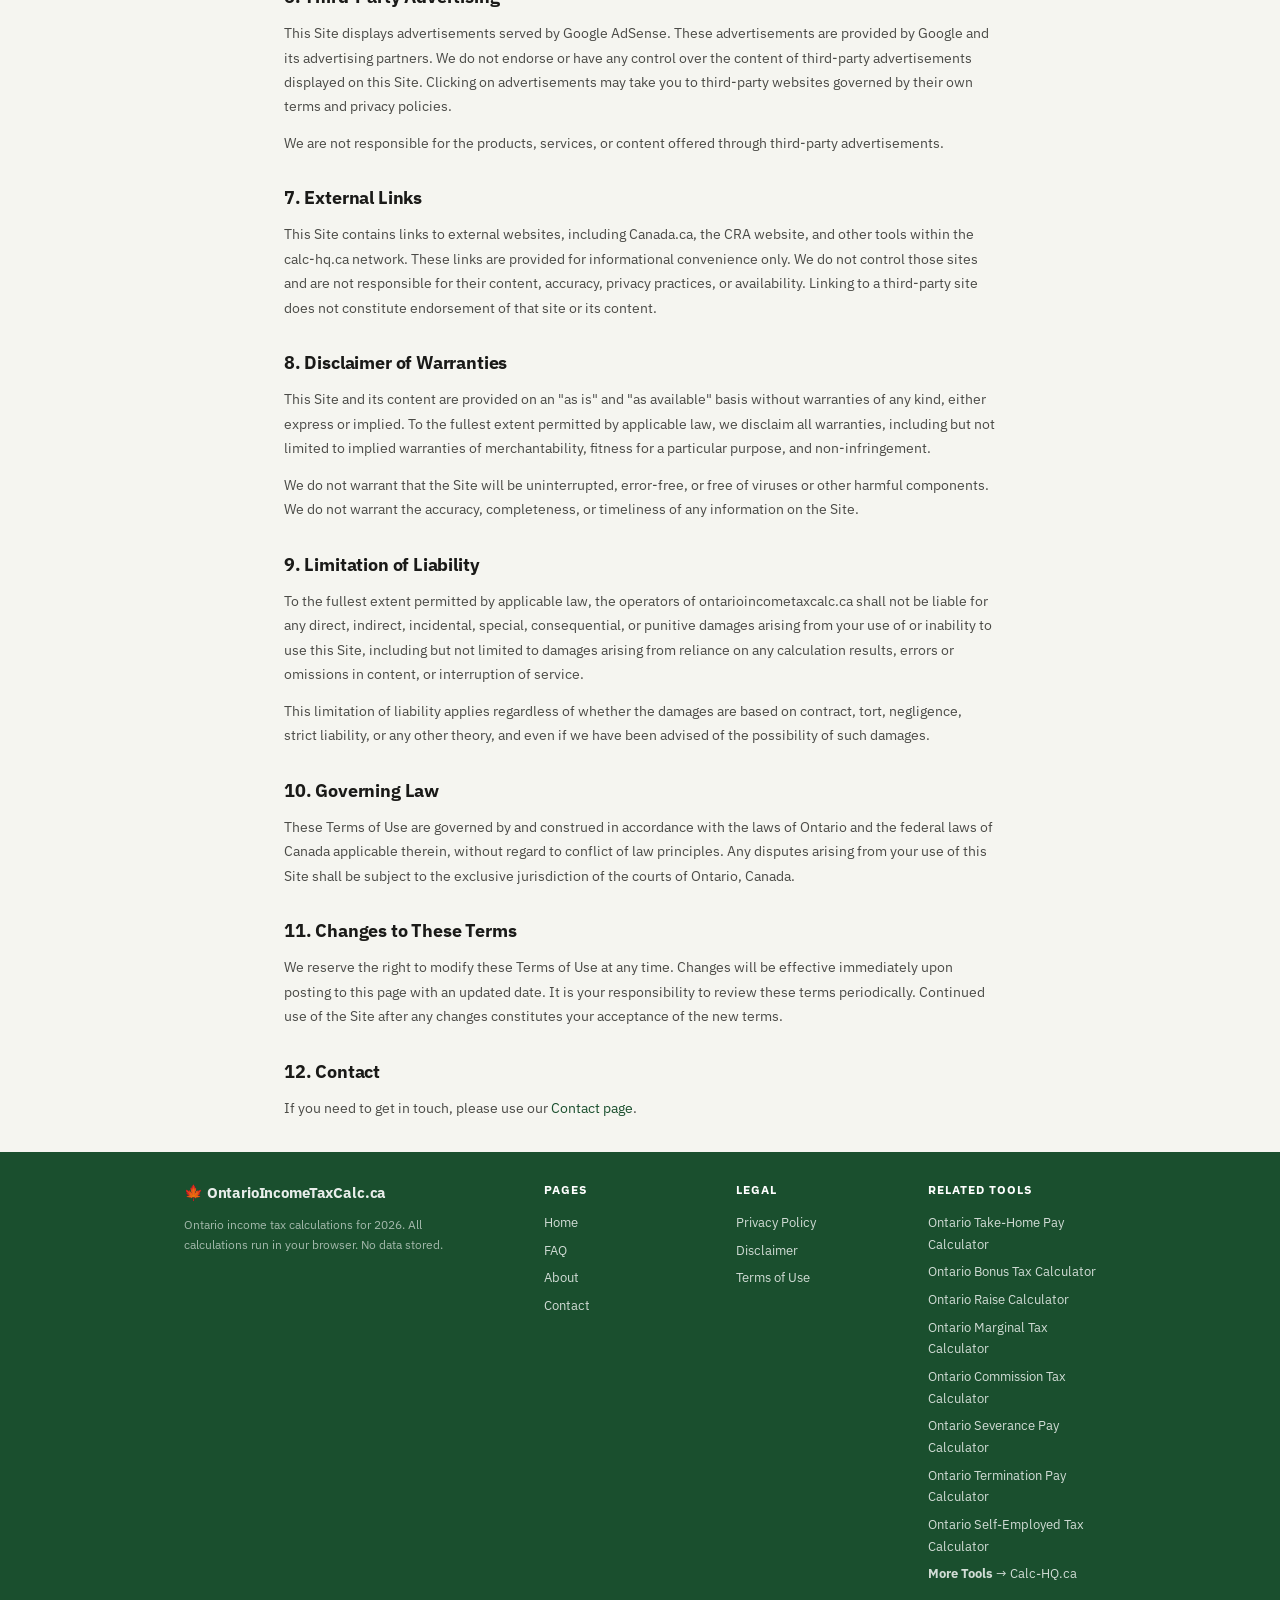
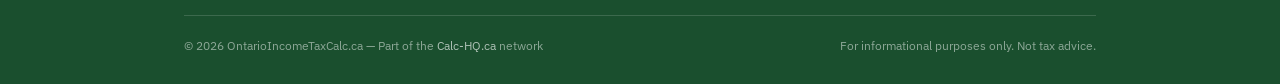
<file: repos/ontarioincometaxcalc/terms.html>
<!DOCTYPE html>
<html lang="en-CA">
<head>
  <meta charset="UTF-8">
  <meta name="viewport" content="width=device-width, initial-scale=1.0">
  <title>Terms of Use | Ontario Income Tax Calculator</title>
  <meta name="description" content="Terms of Use for ontarioincometaxcalc.ca — conditions for accessing and using the Ontario income tax calculator.">
  <link rel="canonical" href="https://ontarioincometaxcalc.ca/terms.html">
  <link rel="stylesheet" href="css/style.css?v=ALIGN2">
  <script async src="https://pagead2.googlesyndication.com/pagead/js/adsbygoogle.js?client=ca-pub-7744853829365165" crossorigin="anonymous"></script>
</head>
<body>

<header class="site-header">
  <div class="header-inner">
    <a href="index.html" class="site-logo">
      <span class="logo-maple">🍁</span>
      <span class="logo-text">OntarioIncome<span>Tax</span>Calc.ca</span>
    </a>
    <nav class="site-nav" aria-label="Main navigation">
      <a href="index.html">Home</a>
      <a href="faq.html">FAQ</a>
      <a href="about.html">About</a>
      <a href="contact.html">Contact</a>
    </nav>
    <button class="hamburger" aria-label="Menu" aria-expanded="false">
      <span></span><span></span><span></span>
    </button>
  </div>
</header>

<!-- Mobile nav overlay -->
<div class="mobile-nav-overlay" id="mobile-overlay"></div>
<nav class="mobile-nav" id="mobile-nav">
  <a href="index.html">Home</a>
  <a href="faq.html">FAQ</a>
  <a href="about.html">About</a>
  <a href="contact.html">Contact</a>
</nav>

<section class="page-hero">
  <div class="container">
    <h1>Terms of Use</h1>
    <p>Effective date: January 1, 2026 &nbsp;|&nbsp; Last updated: March 30, 2026</p>
  </div>
</section>

<div class="page-body">


  <h2>1. Acceptance of Terms</h2>
  <p>By accessing or using ontarioincometaxcalc.ca (the "Site"), you agree to be bound by these Terms of Use. If you do not agree to these terms, please do not use this Site. These terms apply to all visitors, users, and others who access or use the Site.</p>
  <p>This Site is operated as part of the calc-hq.ca Canadian calculator network and is provided as a free public resource. We reserve the right to update or modify these terms at any time without prior notice. Continued use of the Site following any changes constitutes your acceptance of the revised terms.</p>

  <h2>2. Description of Service</h2>
  <p>Ontario Income Tax Calculator is a free, browser-based tool that estimates Ontario take-home pay after federal income tax, Ontario provincial income tax, Canada Pension Plan (CPP) contributions, Employment Insurance (EI) premiums, and the Ontario Health Premium. All calculations are performed client-side using JavaScript. No data is transmitted to any server.</p>
  <p>The Site is provided for general informational and educational purposes only. Results are estimates and are not a substitute for professional tax advice, certified payroll calculations, or official CRA tools. See our full <a href="disclaimer.html">Disclaimer</a> for the specific limitations and assumptions applied.</p>

  <h2>3. Permitted Use</h2>
  <p>You are permitted to use this Site for personal, non-commercial purposes including estimating your own take-home pay, educational research, and general financial planning. You may share links to this Site freely.</p>
  <p>You may not:</p>
  <ul>
    <li>Use this Site for any unlawful purpose or in violation of any applicable laws or regulations</li>
    <li>Attempt to reverse-engineer, scrape, copy, or reproduce the calculator logic, content, or code for commercial purposes without written permission</li>
    <li>Interfere with or disrupt the operation of this Site or the servers or networks used to make it available</li>
    <li>Use automated tools (bots, scrapers, crawlers) to access or extract content from this Site in a manner that places excessive demand on its infrastructure</li>
    <li>Misrepresent the results of this calculator as official CRA determinations or certified payroll outputs</li>
  </ul>

  <h2>4. Accuracy and Estimates</h2>
  <p>We make reasonable efforts to ensure the tax rates, thresholds, and formulas used by this calculator reflect current published values from the Canada Revenue Agency (CRA) and Employment and Social Development Canada (ESDC). However, we do not warrant that the information is complete, current, or free of errors at all times.</p>
  <p>Tax legislation can change during the year through federal or provincial budgets, legislative amendments, or regulatory updates. We cannot guarantee that this tool reflects every in-year change promptly. For payroll decisions, tax filing, or financial planning, always verify calculations against official CRA sources or consult a qualified professional.</p>
  <p>By using this Site, you acknowledge that results are estimates only and agree not to rely on them as definitive tax or payroll determinations.</p>

  <h2>5. Intellectual Property</h2>
  <p>The content, design, code, and materials on this Site — including but not limited to the calculator logic, written explanations, example calculations, and page layouts — are the property of the Site operator and are protected under applicable Canadian copyright law. All rights are reserved.</p>
  <p>You may not reproduce, distribute, publish, or create derivative works from the content of this Site for commercial purposes without prior written permission. Links to this Site are permitted and encouraged.</p>

  <h2>6. Third-Party Advertising</h2>
  <p>This Site displays advertisements served by Google AdSense. These advertisements are provided by Google and its advertising partners. We do not endorse or have any control over the content of third-party advertisements displayed on this Site. Clicking on advertisements may take you to third-party websites governed by their own terms and privacy policies.</p>
  <p>We are not responsible for the products, services, or content offered through third-party advertisements.</p>

  <h2>7. External Links</h2>
  <p>This Site contains links to external websites, including Canada.ca, the CRA website, and other tools within the calc-hq.ca network. These links are provided for informational convenience only. We do not control those sites and are not responsible for their content, accuracy, privacy practices, or availability. Linking to a third-party site does not constitute endorsement of that site or its content.</p>

  <h2>8. Disclaimer of Warranties</h2>
  <p>This Site and its content are provided on an "as is" and "as available" basis without warranties of any kind, either express or implied. To the fullest extent permitted by applicable law, we disclaim all warranties, including but not limited to implied warranties of merchantability, fitness for a particular purpose, and non-infringement.</p>
  <p>We do not warrant that the Site will be uninterrupted, error-free, or free of viruses or other harmful components. We do not warrant the accuracy, completeness, or timeliness of any information on the Site.</p>

  <h2>9. Limitation of Liability</h2>
  <p>To the fullest extent permitted by applicable law, the operators of ontarioincometaxcalc.ca shall not be liable for any direct, indirect, incidental, special, consequential, or punitive damages arising from your use of or inability to use this Site, including but not limited to damages arising from reliance on any calculation results, errors or omissions in content, or interruption of service.</p>
  <p>This limitation of liability applies regardless of whether the damages are based on contract, tort, negligence, strict liability, or any other theory, and even if we have been advised of the possibility of such damages.</p>

  <h2>10. Governing Law</h2>
  <p>These Terms of Use are governed by and construed in accordance with the laws of Ontario and the federal laws of Canada applicable therein, without regard to conflict of law principles. Any disputes arising from your use of this Site shall be subject to the exclusive jurisdiction of the courts of Ontario, Canada.</p>

  <h2>11. Changes to These Terms</h2>
  <p>We reserve the right to modify these Terms of Use at any time. Changes will be effective immediately upon posting to this page with an updated date. It is your responsibility to review these terms periodically. Continued use of the Site after any changes constitutes your acceptance of the new terms.</p>

  <h2>12. Contact</h2>
  <p>If you need to get in touch, please use our <a href="contact.html">Contact page</a>.</p>


</div>

<footer class="site-footer">
  <div class="container">
    <div class="footer-grid">
      <div class="footer-brand">
        <div class="logo">🍁 OntarioIncomeTaxCalc.ca</div>
        <p>Ontario income tax calculations for 2026. All calculations run in your browser. No data stored.</p>
      </div>
      <div class="footer-col">
        <h4>PAGES</h4>
        <a href="index.html">Home</a>
        <a href="faq.html">FAQ</a>
        <a href="about.html">About</a>
        <a href="contact.html">Contact</a>
      </div>
      <div class="footer-col">
        <h4>LEGAL</h4>
        <a href="privacy-policy.html">Privacy Policy</a>
        <a href="disclaimer.html">Disclaimer</a>
        <a href="terms.html">Terms of Use</a>
      </div>
      <div class="footer-col">
        <h4>RELATED TOOLS</h4>
        <div id="related-tools"></div>
        <a href="https://calc-hq.ca/" class="more-tools-link" rel="noopener"><strong>More Tools</strong> → Calc-HQ.ca</a>
      </div>
    </div>
    <div class="footer-bottom">
      <span>© 2026 OntarioIncomeTaxCalc.ca — Part of the <a href="https://calc-hq.ca/" rel="noopener">Calc-HQ.ca</a> network</span>
      <span>For informational purposes only. Not tax advice.</span>
    </div>
  </div>
</footer>

<script src="js/network.js"></script>
<script src="js/ads.js"></script>
<script>
(function() {
  var hamburger = document.querySelector('.hamburger');
  var mobileNav = document.getElementById('mobile-nav');
  var overlay = document.getElementById('mobile-overlay');
  function toggleMenu() {
    var isOpen = hamburger.classList.toggle('active');
    mobileNav.classList.toggle('active', isOpen);
    overlay.classList.toggle('active', isOpen);
    hamburger.setAttribute('aria-expanded', String(isOpen));
    document.body.style.overflow = isOpen ? 'hidden' : '';
  }
  function closeMenu() {
    hamburger.classList.remove('active');
    mobileNav.classList.remove('active');
    overlay.classList.remove('active');
    hamburger.setAttribute('aria-expanded', 'false');
    document.body.style.overflow = '';
  }
  if (hamburger) hamburger.addEventListener('click', toggleMenu);
  if (overlay) overlay.addEventListener('click', closeMenu);
  if (mobileNav) mobileNav.querySelectorAll('a').forEach(function(a) { a.addEventListener('click', closeMenu); });
})();
</script>
</body>
</html>
</file>
<file: repos/ontarioincometaxcalc/css/style.css>
/* Ontario Income Tax Calculator — Main Stylesheet */
/* Aesthetic: Clean government-grade authority with a modern twist */
/* Fonts: IBM Plex Sans (body) + IBM Plex Mono (numbers) */

@import url('https://fonts.googleapis.com/css2?family=IBM+Plex+Sans:wght@300;400;500;600;700&family=IBM+Plex+Mono:wght@400;500;600&display=swap');

/* ─── CSS VARIABLES ─────────────────────────────────────────────────────────── */
:root {
  --bg:         #f5f5f0;
  --surface:    #ffffff;
  --surface-2:  #f9f9f6;
  --border:     #e0dfd8;
  --border-2:   #c8c7be;

  --text-primary:   #1a1a18;
  --text-secondary: #4a4a46;
  --text-muted:     #7a7a74;

  --accent:       #1a4f2e;
  --accent-light: #e8f2ec;
  --accent-mid:   #2d7a47;
  --accent-hover: #153d24;

  --red:    #c0392b;
  --amber:  #c47a00;

  --radius:    6px;
  --radius-lg: 12px;
  --shadow-sm: 0 1px 3px rgba(0,0,0,0.08);
  --shadow:    0 4px 16px rgba(0,0,0,0.10);
  --shadow-lg: 0 8px 32px rgba(0,0,0,0.12);

  --max-width:     960px;
  --content-width: 760px;
}

/* ─── RESET ─────────────────────────────────────────────────────────────────── */
*, *::before, *::after { box-sizing: border-box; margin: 0; padding: 0; }
html { scroll-behavior: smooth; overflow-x: hidden; max-width: 100%; }
body {
  font-family: 'IBM Plex Sans', sans-serif;
  background: var(--bg);
  color: var(--text-primary);
  font-size: 16px;
  line-height: 1.65;
  -webkit-font-smoothing: antialiased;
  overflow-x: hidden;
  max-width: 100%;
}
img { max-width: 100%; }
a { color: var(--accent); text-decoration: none; }
a:hover { color: var(--accent-hover); text-decoration: underline; }

/* ─── LAYOUT ─────────────────────────────────────────────────────────────────── */
.main-content {
  max-width: var(--max-width);
  margin: 0 auto;
  padding: 24px 20px 48px;
}

/* ─── HEADER ─────────────────────────────────────────────────────────────────── */
.site-header {
  background: var(--accent);
  color: #fff;
  padding: 0;
  position: sticky;
  top: 0;
  z-index: 100;
  box-shadow: var(--shadow);
}
.header-inner {
  max-width: var(--max-width);
  margin: 0 auto;
  padding: 0 20px;
  display: flex;
  align-items: center;
  justify-content: space-between;
  height: 58px;
}
.site-logo {
  display: flex;
  align-items: center;
  gap: 8px;
  color: #fff;
  font-weight: 700;
  font-size: 1rem;
  letter-spacing: -0.01em;
  text-decoration: none;
}
.site-logo:hover { color: rgba(255,255,255,0.85); text-decoration: none; }
.logo-maple { font-size: 1.3rem; line-height: 1; }
.logo-text { font-size: 0.95rem; font-weight: 700; }
.logo-text span { font-weight: 300; }
.site-nav {
  display: flex;
  align-items: center;
  gap: 20px;
}
.site-nav a {
  color: rgba(255,255,255,0.85);
  font-size: 0.875rem;
  font-weight: 500;
  text-decoration: none;
  transition: color 0.15s;
}
.site-nav a:hover { color: #fff; text-decoration: none; }

/* ─── Hamburger / Mobile Nav ────────────────────────────────────────────── */
.hamburger {
  display: none;
  background: none;
  border: none;
  cursor: pointer;
  padding: 8px;
  z-index: 110;
}
.hamburger span {
  display: block;
  width: 24px;
  height: 2px;
  background: #fff;
  border-radius: 2px;
  transition: transform 0.3s, opacity 0.3s;
}
.hamburger span + span { margin-top: 6px; }
.hamburger.active span:nth-child(1) { transform: translateY(8px) rotate(45deg); }
.hamburger.active span:nth-child(2) { opacity: 0; }
.hamburger.active span:nth-child(3) { transform: translateY(-8px) rotate(-45deg); }

.mobile-nav-overlay {
  display: none;
  position: fixed;
  top: 58px;
  left: 0;
  right: 0;
  bottom: 0;
  background: rgba(0,0,0,0.5);
  z-index: 99;
  opacity: 0;
  transition: opacity 0.3s;
}
.mobile-nav-overlay.active {
  display: block;
  opacity: 1;
}
.mobile-nav {
  display: none;
  position: fixed;
  top: 58px;
  right: 0;
  width: 260px;
  max-width: 80vw;
  height: calc(100vh - 58px);
  background: var(--accent);
  z-index: 105;
  padding: 20px;
  transform: translateX(100%);
  transition: transform 0.3s ease;
  overflow-y: auto;
}
.mobile-nav.active {
  display: block;
  transform: translateX(0);
}
.mobile-nav a {
  display: block;
  color: rgba(255,255,255,0.85);
  font-size: 1rem;
  font-weight: 500;
  padding: 12px 0;
  border-bottom: 1px solid rgba(255,255,255,0.15);
  text-decoration: none;
  transition: color 0.15s;
}
.mobile-nav a:hover { color: #fff; }

/* ─── HERO ───────────────────────────────────────────────────────────────────── */
.hero {
  background: var(--accent);
  color: #fff;
  padding: 32px 20px 28px;
  border-bottom: 3px solid var(--accent-mid);
}
.hero-inner {
  max-width: var(--max-width);
  margin: 0 auto;
}
.hero-badge {
  display: inline-flex;
  align-items: center;
  gap: 6px;
  background: rgba(255,255,255,0.15);
  border: 1px solid rgba(255,255,255,0.25);
  border-radius: 20px;
  padding: 4px 12px;
  font-size: 0.78rem;
  font-weight: 500;
  letter-spacing: 0.01em;
  margin-bottom: 14px;
  color: rgba(255,255,255,0.95);
}
.hero h1 {
  font-size: clamp(1.4rem, 4vw, 2rem);
  font-weight: 700;
  letter-spacing: -0.02em;
  line-height: 1.2;
  margin-bottom: 10px;
  color: #fff;
}
.hero p {
  font-size: 0.95rem;
  color: rgba(255,255,255,0.82);
  max-width: 620px;
  line-height: 1.6;
}

/* ─── CALCULATOR CARD ───────────────────────────────────────────────────────── */
.calc-card {
  background: var(--surface);
  border-radius: var(--radius-lg);
  box-shadow: var(--shadow);
  overflow: hidden;
  margin-bottom: 28px;
}
.calc-header {
  background: var(--accent-light);
  border-bottom: 1px solid var(--border);
  padding: 16px 24px;
  display: flex;
  align-items: center;
  gap: 10px;
}
.calc-header h2 {
  font-size: 1.05rem;
  font-weight: 600;
  color: var(--accent);
  margin: 0;
}
.calc-icon { font-size: 1.2rem; }
.calc-body { padding: 24px; }

/* ─── TRUST STRIP ───────────────────────────────────────────────────────────── */
.trust-strip {
  display: flex;
  flex-wrap: wrap;
  align-items: center;
  gap: 6px 10px;
  background: var(--surface-2);
  border: 1px solid var(--border);
  border-radius: var(--radius);
  padding: 10px 16px;
  margin-bottom: 20px;
  font-size: 0.8rem;
  color: var(--text-secondary);
}
.ts-item { display: flex; align-items: center; gap: 4px; }
.ts-item span { color: var(--accent-mid); font-weight: 700; }
.ts-item strong { font-weight: 600; color: var(--text-primary); }
.ts-sep { color: var(--border-2); font-size: 0.75rem; }

/* ─── FORM / INPUTS ─────────────────────────────────────────────────────────── */
.input-group {
  margin-bottom: 16px;
}
.input-group label {
  display: block;
  font-size: 0.875rem;
  font-weight: 600;
  color: var(--text-primary);
  margin-bottom: 6px;
}
.label-sub {
  font-weight: 400;
  color: var(--text-muted);
  font-size: 0.8rem;
}
.input-wrap {
  position: relative;
  display: flex;
  align-items: center;
}
.input-wrap-dollar .input-prefix {
  position: absolute;
  left: 12px;
  font-size: 1rem;
  font-weight: 600;
  color: var(--text-secondary);
  pointer-events: none;
  font-family: 'IBM Plex Mono', monospace;
}
.input-group .input-wrap-dollar input[type="number"] {
  padding-left: 28px;
}
.input-group input[type="number"],
.input-group-sm input[type="number"] {
  width: 100%;
  padding: 11px 14px;
  border: 2px solid var(--border);
  border-radius: var(--radius);
  font-size: 1rem;
  font-family: 'IBM Plex Mono', monospace;
  color: var(--text-primary);
  background: var(--surface);
  transition: border-color 0.15s, box-shadow 0.15s;
  -webkit-appearance: none;
  appearance: none;
}
.input-group input[type="number"]:focus,
.input-group-sm input[type="number"]:focus {
  outline: none;
  border-color: var(--accent-mid);
  box-shadow: 0 0 0 3px rgba(45,122,71,0.12);
}

/* ─── HOURLY PANEL ──────────────────────────────────────────────────────────── */
.input-options { margin-bottom: 16px; }
.btn-link {
  background: none;
  border: none;
  color: var(--accent-mid);
  font-size: 0.85rem;
  font-weight: 500;
  cursor: pointer;
  padding: 0;
  text-decoration: underline;
}
.btn-link:hover { color: var(--accent-hover); }
.hourly-panel {
  background: var(--surface-2);
  border: 1px solid var(--border);
  border-radius: var(--radius);
  padding: 16px;
  margin-top: 10px;
}
.hourly-row {
  display: flex;
  flex-wrap: wrap;
  gap: 12px;
  align-items: flex-end;
}
.input-group-sm {
  flex: 1;
  min-width: 90px;
}
.input-group-sm label {
  display: block;
  font-size: 0.78rem;
  font-weight: 600;
  color: var(--text-secondary);
  margin-bottom: 4px;
}
.btn-sm {
  padding: 10px 18px;
  background: var(--accent);
  color: #fff;
  border: none;
  border-radius: var(--radius);
  font-size: 0.85rem;
  font-weight: 600;
  cursor: pointer;
  white-space: nowrap;
  transition: background 0.15s;
}
.btn-sm:hover { background: var(--accent-hover); }

/* ─── CALCULATE BUTTON ──────────────────────────────────────────────────────── */
.btn-calculate {
  display: block;
  width: 100%;
  padding: 15px 24px;
  background: var(--accent);
  color: #fff;
  border: none;
  border-radius: var(--radius);
  font-size: 1.05rem;
  font-weight: 700;
  letter-spacing: -0.01em;
  cursor: pointer;
  transition: background 0.15s, transform 0.1s, box-shadow 0.15s;
  box-shadow: var(--shadow-sm);
  font-family: 'IBM Plex Sans', sans-serif;
}
.btn-calculate:hover {
  background: var(--accent-hover);
  box-shadow: var(--shadow);
}
.btn-calculate:active { transform: scale(0.99); }

/* ─── RESULTS ───────────────────────────────────────────────────────────────── */
.results-section { margin-top: 24px; }
.results-divider {
  border: none;
  border-top: 2px solid var(--border);
  margin-bottom: 20px;
}
.results-label {
  font-size: 0.8rem;
  font-weight: 600;
  text-transform: uppercase;
  letter-spacing: 0.07em;
  color: var(--text-muted);
  margin-bottom: 12px;
}
.results-primary {
  background: var(--surface-2);
  border: 1px solid var(--border);
  border-radius: var(--radius);
  overflow: hidden;
  margin-bottom: 16px;
}
.result-row {
  display: flex;
  justify-content: space-between;
  align-items: flex-start;
  padding: 10px 16px;
  border-bottom: 1px solid var(--border);
  gap: 12px;
}
.result-row:last-child { border-bottom: none; }
.result-bold {
  background: var(--accent-light);
  font-weight: 600;
}
.result-highlight {
  background: var(--accent);
  color: #fff;
}
.result-highlight .rr-label,
.result-highlight .rr-value,
.result-highlight .rr-sub { color: #fff; }
.rr-label {
  font-size: 0.875rem;
  color: var(--text-secondary);
  flex: 1;
}
.rr-right {
  display: flex;
  flex-direction: column;
  align-items: flex-end;
  gap: 2px;
  flex-shrink: 0;
}
.rr-value {
  font-family: 'IBM Plex Mono', monospace;
  font-size: 0.95rem;
  font-weight: 600;
  color: var(--text-primary);
}
.rr-sub {
  font-size: 0.72rem;
  color: var(--text-muted);
  text-align: right;
}

/* ─── RATES ROW ─────────────────────────────────────────────────────────────── */
.rates-row {
  display: grid;
  grid-template-columns: repeat(3, 1fr);
  gap: 12px;
  margin-bottom: 16px;
}
.rate-block {
  background: var(--surface-2);
  border: 1px solid var(--border);
  border-radius: var(--radius);
  padding: 12px 14px;
  text-align: center;
}
.rate-label {
  font-size: 0.72rem;
  font-weight: 600;
  text-transform: uppercase;
  letter-spacing: 0.05em;
  color: var(--text-muted);
  margin-bottom: 4px;
}
.rate-value {
  font-family: 'IBM Plex Mono', monospace;
  font-size: 1.4rem;
  font-weight: 700;
  color: var(--accent);
  line-height: 1.1;
}
.rate-sub {
  font-size: 0.7rem;
  color: var(--text-muted);
  margin-top: 2px;
}

/* ─── RESULTS NOTE ──────────────────────────────────────────────────────────── */
.results-note {
  font-size: 0.78rem;
  color: var(--text-muted);
  background: #fffbf0;
  border: 1px solid #f0d98a;
  border-radius: var(--radius);
  padding: 10px 14px;
  line-height: 1.5;
}
.results-note a { font-size: 0.78rem; }

/* ─── AD UNITS ──────────────────────────────────────────────────────────────── */
.ad-unit { margin: 20px 0; min-height: 0; }
.ad-inactive { display: none; }

/* ─── AUTHORITY SECTIONS ────────────────────────────────────────────────────── */
.authority-section {
  background: var(--surface);
  border-radius: var(--radius-lg);
  box-shadow: var(--shadow-sm);
  padding: 28px 28px 24px;
  margin-bottom: 20px;
  border: 1px solid var(--border);
}
.authority-section h2 {
  font-size: 1.15rem;
  font-weight: 700;
  color: var(--text-primary);
  margin-bottom: 14px;
  letter-spacing: -0.01em;
}
.authority-section h3 {
  font-size: 0.95rem;
  font-weight: 600;
  color: var(--accent);
  margin: 18px 0 8px;
}
.authority-section p {
  font-size: 0.9rem;
  color: var(--text-secondary);
  margin-bottom: 10px;
  line-height: 1.65;
}
.authority-section ul,
.authority-section ol {
  padding-left: 20px;
  margin-bottom: 10px;
}
.authority-section li {
  font-size: 0.9rem;
  color: var(--text-secondary);
  margin-bottom: 4px;
  line-height: 1.6;
}

/* ─── SECTION HEADER (numbered) ─────────────────────────────────────────────── */
.section-header {
  display: flex;
  align-items: center;
  gap: 12px;
  margin-bottom: 16px;
}
.section-number {
  display: none; /* hide stray numeric artifacts */
}
.section-header h2 {
  margin-bottom: 0;
  flex: 1;
}

/* ─── BRACKET TABLES ────────────────────────────────────────────────────────── */
.bracket-scroll {
  overflow-x: auto;
  -webkit-overflow-scrolling: touch;
  margin: 12px 0;
}
.bracket-tbl {
  width: 100%;
  border-collapse: collapse;
  font-size: 0.85rem;
}
.bracket-tbl th {
  background: var(--accent);
  color: #fff;
  font-weight: 600;
  font-size: 0.78rem;
  text-align: left;
  padding: 8px 10px;
  white-space: nowrap;
}
.bracket-tbl td {
  padding: 8px 10px;
  border-bottom: 1px solid var(--border);
  font-family: 'IBM Plex Mono', monospace;
  font-size: 0.82rem;
  color: var(--text-secondary);
  white-space: nowrap;
}
.bracket-active td { background: var(--accent-light); color: var(--text-primary); }
.bracket-inactive td { color: var(--text-muted); opacity: 0.6; }
.bpa-row td {
  color: var(--accent-mid);
  font-style: italic;
  font-family: 'IBM Plex Sans', sans-serif;
  font-size: 0.82rem;
}
.total-row td {
  background: var(--accent);
  color: #fff;
  font-weight: 700;
}
.surtax-row td {
  background: #fff8e8;
  color: var(--amber);
  font-weight: 600;
}
.surtax-na-row td { color: var(--text-muted); font-style: italic; font-size: 0.8rem; }
.bracket-placeholder {
  padding: 20px;
  text-align: center;
  color: var(--text-muted);
  font-size: 0.875rem;
  background: var(--surface-2);
  border-radius: var(--radius);
  border: 1px dashed var(--border-2);
}

/* ─── EXAMPLES ──────────────────────────────────────────────────────────────── */
.example-block {
  border: 1px solid var(--border);
  border-radius: var(--radius);
  padding: 20px;
  margin-bottom: 16px;
  background: var(--surface-2);
}
.example-block h3 {
  font-size: 0.92rem;
  font-weight: 600;
  color: var(--accent);
  margin: 0 0 10px;
}
.example-block > p {
  font-size: 0.85rem;
  color: var(--text-secondary);
  margin-bottom: 12px;
}
.example-summary { font-size: 0.85rem; }
.ex-row {
  display: flex;
  justify-content: space-between;
  padding: 5px 0;
  border-bottom: 1px solid var(--border);
  color: var(--text-secondary);
  font-family: 'IBM Plex Mono', monospace;
  font-size: 0.82rem;
}
.ex-row:last-child { border-bottom: none; }
.ex-row span:first-child {
  font-family: 'IBM Plex Sans', sans-serif;
  color: var(--text-muted);
}
.ex-total { font-weight: 700; color: var(--text-primary); }
.ex-net {
  font-weight: 700;
  color: var(--accent);
  font-size: 0.9rem;
}

/* ─── FAQ ───────────────────────────────────────────────────────────────────── */
.faq-item {
  border-bottom: 1px solid var(--border);
  padding: 16px 0;
}
.faq-item:last-of-type { border-bottom: none; }
.faq-q {
  font-size: 0.92rem;
  font-weight: 600;
  color: var(--text-primary);
  margin-bottom: 8px;
  cursor: default;
}
.faq-a {
  font-size: 0.875rem;
  color: var(--text-secondary);
  line-height: 1.65;
}
.faq-a p { margin-bottom: 6px; }
.faq-more {
  font-size: 0.85rem;
  color: var(--text-muted);
  padding-top: 12px;
  display: block;
}

/* ─── FORMULA / SOURCE ──────────────────────────────────────────────────────── */
.formula-display {
  background: var(--surface-2);
  border-left: 3px solid var(--accent-mid);
  padding: 10px 16px;
  border-radius: 0 var(--radius) var(--radius) 0;
  font-family: 'IBM Plex Mono', monospace;
  font-size: 0.82rem;
  color: var(--text-primary);
  margin: 12px 0;
  overflow-x: auto;
}
.source-cite {
  font-size: 0.78rem;
  color: var(--text-muted);
  margin-top: 8px;
}
.source-list {
  list-style: disc;
  padding-left: 18px;
}
.source-list li { font-size: 0.82rem; margin-bottom: 4px; color: var(--text-muted); }
.source-list a { font-size: 0.82rem; }
.config-val { font-family: 'IBM Plex Mono', monospace; font-weight: 600; color: var(--accent); }
.marginal-note {
  font-size: 0.82rem;
  color: var(--text-muted);
  font-style: italic;
  margin-top: 8px;
}

/* ─── RELATED SECTION ───────────────────────────────────────────────────────── */
.related-section {
  margin-bottom: 28px;
}
.related-heading {
  font-size: 1rem;
  font-weight: 700;
  color: var(--text-primary);
  margin-bottom: 14px;
  letter-spacing: -0.01em;
}
.related-grid,
.related-manual {
  display: grid;
  grid-template-columns: repeat(auto-fill, minmax(200px, 1fr));
  gap: 12px;
}
.related-card {
  background: var(--surface);
  border: 1px solid var(--border);
  border-radius: var(--radius);
  padding: 14px 16px;
  display: block;
  transition: border-color 0.15s, box-shadow 0.15s;
  text-decoration: none;
}
.related-card:hover {
  border-color: var(--accent-mid);
  box-shadow: var(--shadow-sm);
  text-decoration: none;
}
.rc-name {
  font-size: 0.88rem;
  font-weight: 700;
  color: var(--accent);
  margin-bottom: 4px;
}
.rc-desc {
  font-size: 0.78rem;
  color: var(--text-muted);
  line-height: 1.4;
}

/* ─── FOOTER ────────────────────────────────────────────────────────────────── */
.site-footer {
  background: var(--accent);
  color: rgba(255,255,255,0.7);
  padding: 28px 20px;
  margin-top: 20px;
  font-size: 0.82rem;
}
.footer-grid {
  display: grid;
  grid-template-columns: 2fr 1fr 1fr 1fr;
  gap: 32px;
  padding-bottom: 24px;
  margin-bottom: 20px;
  border-bottom: 1px solid rgba(255,255,255,0.15);
  max-width: var(--max-width);
  margin-left: auto;
  margin-right: auto;
}
.footer-brand .logo {
  font-size: 0.95rem;
  color: rgba(255,255,255,0.9);
  margin-bottom: 10px;
  display: block;
}
.footer-brand p {
  font-size: 0.78rem;
  color: rgba(255,255,255,0.6);
  line-height: 1.55;
  max-width: 260px;
}
.footer-col h4 {
  font-size: 0.75rem;
  font-weight: 700;
  text-transform: uppercase;
  letter-spacing: 0.08em;
  color: #ffffff;
  margin-bottom: 12px;
}
.footer-col a {
  display: block;
  color: rgba(255,255,255,0.8);
  font-size: 0.82rem;
  margin-bottom: 6px;
  text-decoration: none;
  transition: color 0.15s;
}
.footer-col a:hover {
  color: #fff;
  text-decoration: none;
}
.more-tools-title { font-weight: 700 !important; color: #ffffff !important; font-size: 0.88rem; }
.subtext {
  font-size: 0.72rem;
  color: rgba(255,255,255,0.5);
  line-height: 1.3;
}
.footer-bottom {
  max-width: var(--max-width);
  margin: 0 auto;
  display: flex;
  justify-content: space-between;
  align-items: center;
  flex-wrap: wrap;
  gap: 8px;
  font-size: 0.75rem;
  color: rgba(255,255,255,0.5);
}
.footer-bottom a { color: rgba(255,255,255,0.65); }
.footer-bottom a:hover { color: #fff; }

/* ─── MISC UTILITY ──────────────────────────────────────────────────────────── */
code {
  font-family: 'IBM Plex Mono', monospace;
  background: var(--surface-2);
  border: 1px solid var(--border);
  border-radius: 3px;
  padding: 1px 5px;
  font-size: 0.85em;
  color: var(--accent);
}
.res-year, .res-year-static { font-weight: 700; }

/* ─── RESPONSIVE — Full Breakpoint System ───────────────────────────────── */

/* 1280px */
@media (max-width: 1280px) {
  .footer-grid { gap: 24px; }
}

/* 1100px */
@media (max-width: 1100px) {
  .footer-grid { grid-template-columns: 1.5fr 1fr 1fr 1fr; gap: 20px; }
}

/* 1024px — Hamburger activation */
@media (max-width: 1024px) {
  .hamburger { display: flex; flex-direction: column; justify-content: center; gap: 0; }
  .site-nav { display: none; }
  .header-nav { display: none; }
  .footer-grid { grid-template-columns: 1fr 1fr; gap: 24px; }
  .footer-brand { grid-column: 1 / -1; }
}

/* 834px */
@media (max-width: 834px) {
  .hero h1 { font-size: clamp(1.2rem, 3.5vw, 1.8rem); }
  .hero p { font-size: 0.9rem; }
  .authority-section { padding: 20px; }
}

/* 820px */
@media (max-width: 820px) {
  .main-content { padding: 20px 16px 48px; }
}

/* 768px */
@media (max-width: 768px) {
  .main-content { padding: 20px 16px 48px; }
  .calc-body { padding: 16px; }
  .calc-header { padding: 14px 16px; }
  .trust-strip { margin: 0 16px 16px; padding: 8px 12px; font-size: 0.75rem; }
  .ts-sep { display: none; }
  .hero { padding: 24px 16px 20px; }
  .page-hero { padding: 22px 0 18px; }
  .page-hero h1 { font-size: 1.2rem; }
  .container { padding: 0 16px; }
  .page-body { padding: 0 16px; margin: 24px auto; }
  .contact-form { padding: 16px; }
}

/* 430px */
@media (max-width: 430px) {
  .rates-row { grid-template-columns: 1fr; gap: 8px; }
  .rate-value { font-size: 1.2rem; }
  .header-inner { padding: 0 14px; }
  .site-logo .logo-text { font-size: 0.85rem; }
  .result-row { flex-direction: row; }
  .rr-value { font-size: 0.88rem; }
  .authority-section { padding: 16px; }
  .radio-group { flex-direction: column; }
  .footer-grid { grid-template-columns: 1fr; gap: 20px; }
  .footer-brand { grid-column: unset; }
  .related-grid, .related-manual { grid-template-columns: 1fr 1fr; gap: 8px; }
  .hourly-row { flex-direction: column; gap: 10px; }
  .input-group-sm { min-width: unset; width: 100%; }
  .btn-sm { width: 100%; }
  .example-block { padding: 14px; }
  .bracket-tbl th, .bracket-tbl td { padding: 6px 8px; font-size: 0.78rem; }
}

/* 390px */
@media (max-width: 390px) {
  .hero h1 { font-size: 1.15rem; }
  .calc-btn { width: 100%; }
}

/* 375px */
@media (max-width: 375px) {
  .site-logo .logo-text { font-size: 0.8rem; }
  .footer-bottom { flex-direction: column; align-items: flex-start; gap: 6px; }
}

/* 360px */
@media (max-width: 360px) {
  .header-inner { padding: 0 10px; }
  .hero { padding: 18px 12px 16px; }
  .calc-body { padding: 12px; }
  .calc-header { padding: 12px; }
  .trust-strip { margin: 0 12px 12px; }
}

/* 320px */
@media (max-width: 320px) {
  html { font-size: 14px; }
  .site-logo .logo-text { font-size: 0.75rem; }
  .mobile-nav { width: 100%; max-width: 100vw; }
}

/* ═══════════════════════════════════════════════════════════════════════════════
   SUPPORT PAGES — shared components for faq, about, contact, privacy-policy
   These pages use the OntarioTakeHomeCalc framework class pattern.
   ═══════════════════════════════════════════════════════════════════════════════ */

/* ─── LAYOUT / CONTAINER (support pages) ─────────────────────────────────────── */
.container {
  max-width: var(--max-width);
  margin: 0 auto;
  padding: 0 24px;
}

/* ─── HEADER (support pages — wraps header-inner in .container) ──────────────── */
/* .site-header already defined above; .header-inner already defined above.
   Support pages add .container wrapper inside .site-header — already handled.
   Add .logo and related aliases. */
.logo {
  font-size: 1rem;
  font-weight: 700;
  color: #fff;
  letter-spacing: -0.01em;
  display: flex;
  align-items: center;
  gap: 8px;
  text-decoration: none;
}
.logo:hover { color: rgba(255,255,255,0.85); text-decoration: none; }
.logo-icon {
  width: 30px;
  height: 30px;
  background: rgba(255,255,255,0.18);
  border-radius: 6px;
  display: flex;
  align-items: center;
  justify-content: center;
  font-size: 1rem;
  flex-shrink: 0;
}
.year-badge {
  background: rgba(255,255,255,0.2);
  border-radius: 4px;
  padding: 1px 6px;
  font-size: 0.72rem;
  font-weight: 700;
  letter-spacing: 0.03em;
}
.header-nav {
  display: flex;
  align-items: center;
  gap: 20px;
}
.header-nav a {
  color: rgba(255,255,255,0.85);
  font-size: 0.875rem;
  font-weight: 500;
  text-decoration: none;
  transition: color 0.15s;
}
.header-nav a:hover { color: #fff; text-decoration: none; }

/* ─── PAGE HERO (support pages) ──────────────────────────────────────────────── */
.page-hero {
  background: var(--accent);
  color: #fff;
  padding: 28px 0 24px;
  border-bottom: 3px solid var(--accent-mid);
}
.page-hero h1 {
  font-size: clamp(1.3rem, 3.5vw, 1.8rem);
  font-weight: 700;
  letter-spacing: -0.02em;
  margin-bottom: 8px;
  color: #fff;
}
.page-hero p {
  font-size: 0.92rem;
  color: rgba(255,255,255,0.82);
  max-width: 580px;
  line-height: 1.5;
  margin: 0;
}

/* ─── PAGE BODY (support pages) ──────────────────────────────────────────────── */
.page-body {
  max-width: var(--content-width);
  margin: 32px auto;
  padding: 0 24px;
}
.page-body h2 {
  font-size: 1.1rem;
  font-weight: 700;
  color: var(--text-primary);
  margin: 28px 0 10px;
  letter-spacing: -0.01em;
}
.page-body h2:first-child { margin-top: 0; }
.page-body h3 {
  font-size: 0.95rem;
  font-weight: 600;
  color: var(--accent);
  margin: 18px 0 8px;
}
.page-body p {
  font-size: 0.9rem;
  color: var(--text-secondary);
  margin-bottom: 12px;
  line-height: 1.7;
}
.page-body ul, .page-body ol {
  padding-left: 20px;
  margin-bottom: 12px;
}
.page-body li {
  font-size: 0.9rem;
  color: var(--text-secondary);
  margin-bottom: 5px;
  line-height: 1.6;
}
.page-body a { font-size: inherit; }

/* ─── INFO BOX ───────────────────────────────────────────────────────────────── */
.info-box {
  background: var(--accent-light);
  border: 1px solid #b8d8c4;
  border-left: 4px solid var(--accent-mid);
  border-radius: var(--radius);
  padding: 14px 16px;
  font-size: 0.875rem;
  color: var(--text-secondary);
}
.info-box a { font-size: 0.875rem; }

/* ─── CONTACT FORM ───────────────────────────────────────────────────────────── */
.contact-form {
  background: var(--surface);
  border: 1px solid var(--border);
  border-radius: var(--radius-lg);
  padding: 24px;
  margin: 20px 0 28px;
  display: flex;
  flex-direction: column;
  gap: 16px;
}
.contact-form > div {
  display: flex;
  flex-direction: column;
  gap: 5px;
}
.contact-form label {
  font-size: 0.85rem;
  font-weight: 600;
  color: var(--text-primary);
}
.contact-form input[type="text"],
.contact-form input[type="email"],
.contact-form textarea {
  width: 100%;
  padding: 10px 12px;
  border: 2px solid var(--border);
  border-radius: var(--radius);
  font-size: 0.92rem;
  font-family: 'IBM Plex Sans', sans-serif;
  color: var(--text-primary);
  background: var(--surface);
  transition: border-color 0.15s, box-shadow 0.15s;
  -webkit-appearance: none;
  appearance: none;
  box-sizing: border-box;
}
.contact-form input:focus,
.contact-form textarea:focus {
  outline: none;
  border-color: var(--accent-mid);
  box-shadow: 0 0 0 3px rgba(45,122,71,0.12);
}
.contact-form textarea {
  min-height: 110px;
  resize: vertical;
  line-height: 1.55;
}

/* ─── SUBMIT BUTTON (.calc-btn alias for contact form) ───────────────────────── */
.calc-btn {
  display: inline-block;
  padding: 13px 28px;
  background: var(--accent);
  color: #fff;
  border: none;
  border-radius: var(--radius);
  font-size: 1rem;
  font-weight: 700;
  cursor: pointer;
  font-family: 'IBM Plex Sans', sans-serif;
  transition: background 0.15s, box-shadow 0.15s;
  box-shadow: var(--shadow-sm);
  text-decoration: none;
  text-align: center;
}
.calc-btn:hover {
  background: var(--accent-hover);
  box-shadow: var(--shadow);
  color: #fff;
  text-decoration: none;
}
.calc-btn:disabled {
  background: var(--accent-mid);
  opacity: 0.7;
  cursor: default;
}


/* ─── OVERFLOW CONTAINMENT (global) ──────────────────────────────────────────── */
html, body {
  overflow-x: hidden;
  max-width: 100%;
}
* { max-width: 100%; }
img, table, pre, code, textarea, input { max-width: 100%; }
table { table-layout: auto; }

/* ─── FOOTER EMAIL (CF-obfuscation resistant) ────────────────────────────────── */
.footer-email {
  display: block;
  color: rgba(255,255,255,0.7);
  font-size: 0.78rem;
  margin-top: 6px;
  letter-spacing: 0.01em;
  word-break: break-all;
}
</file>
